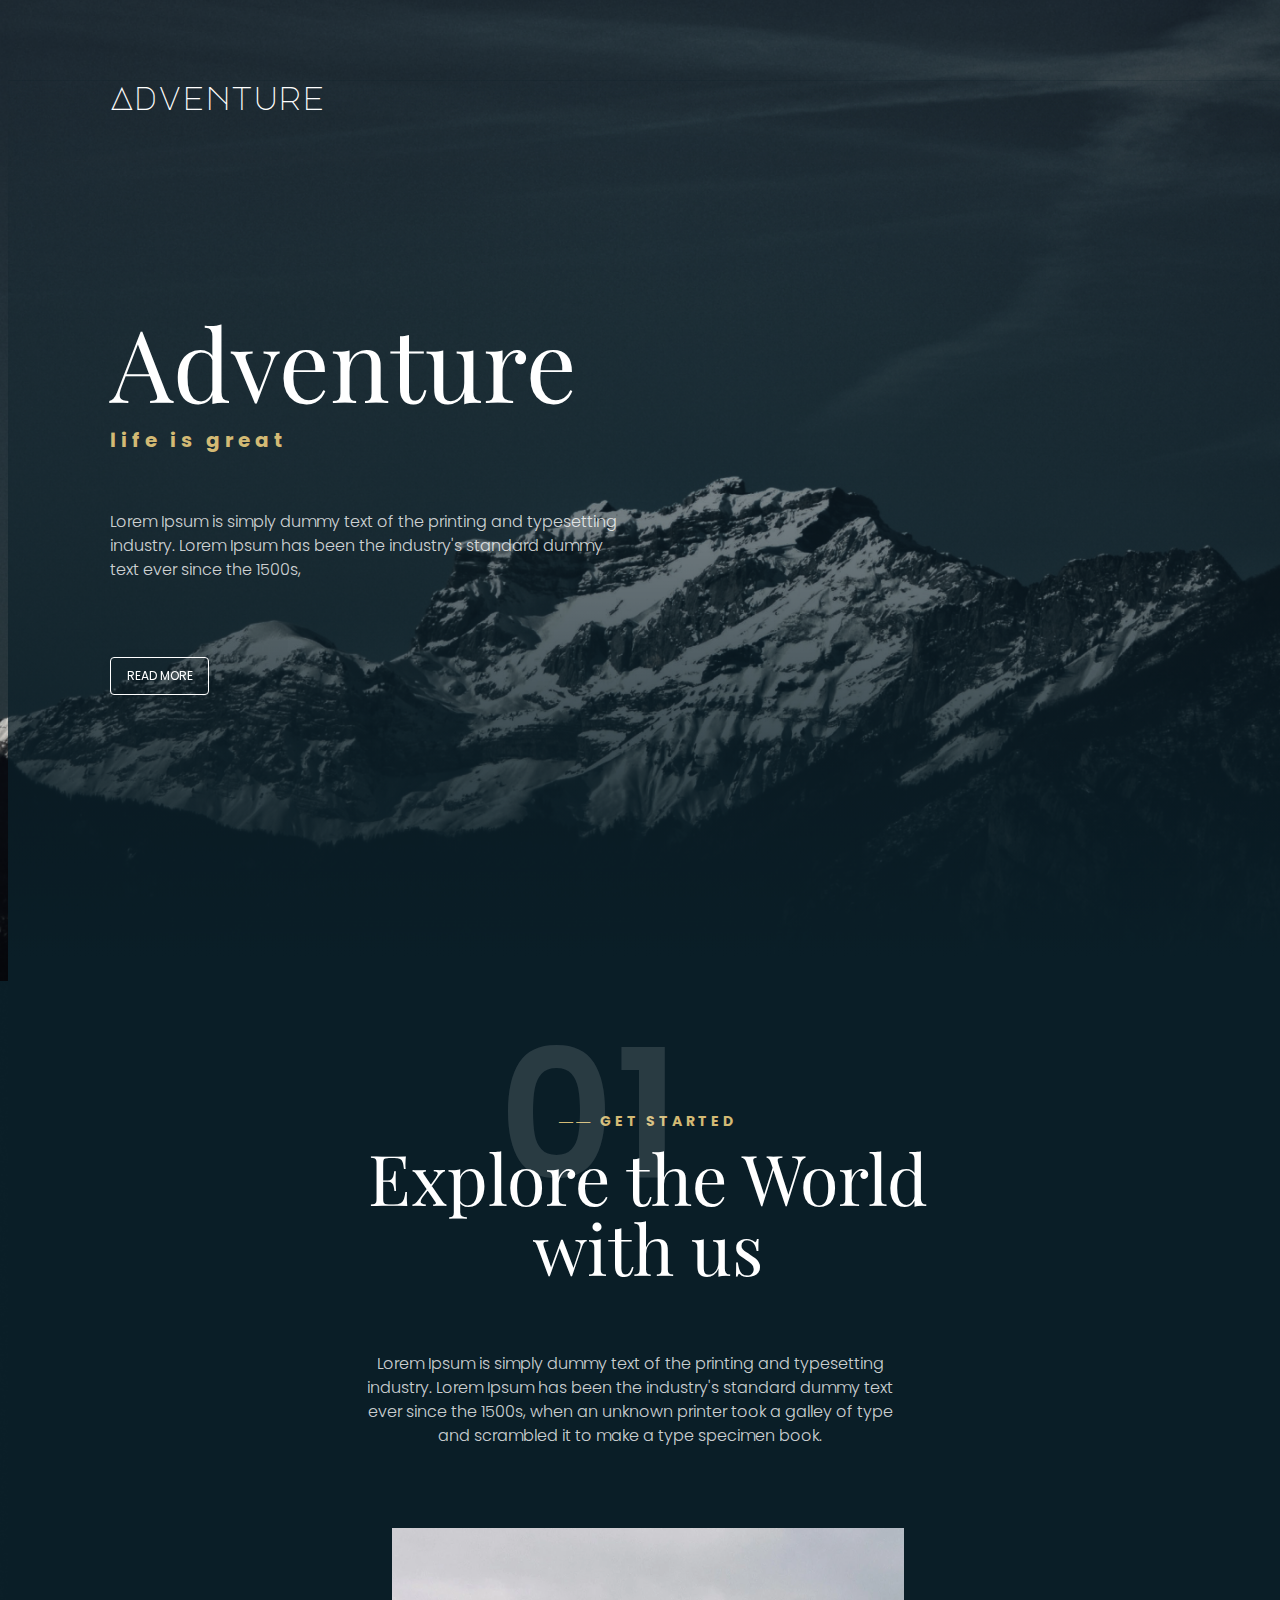
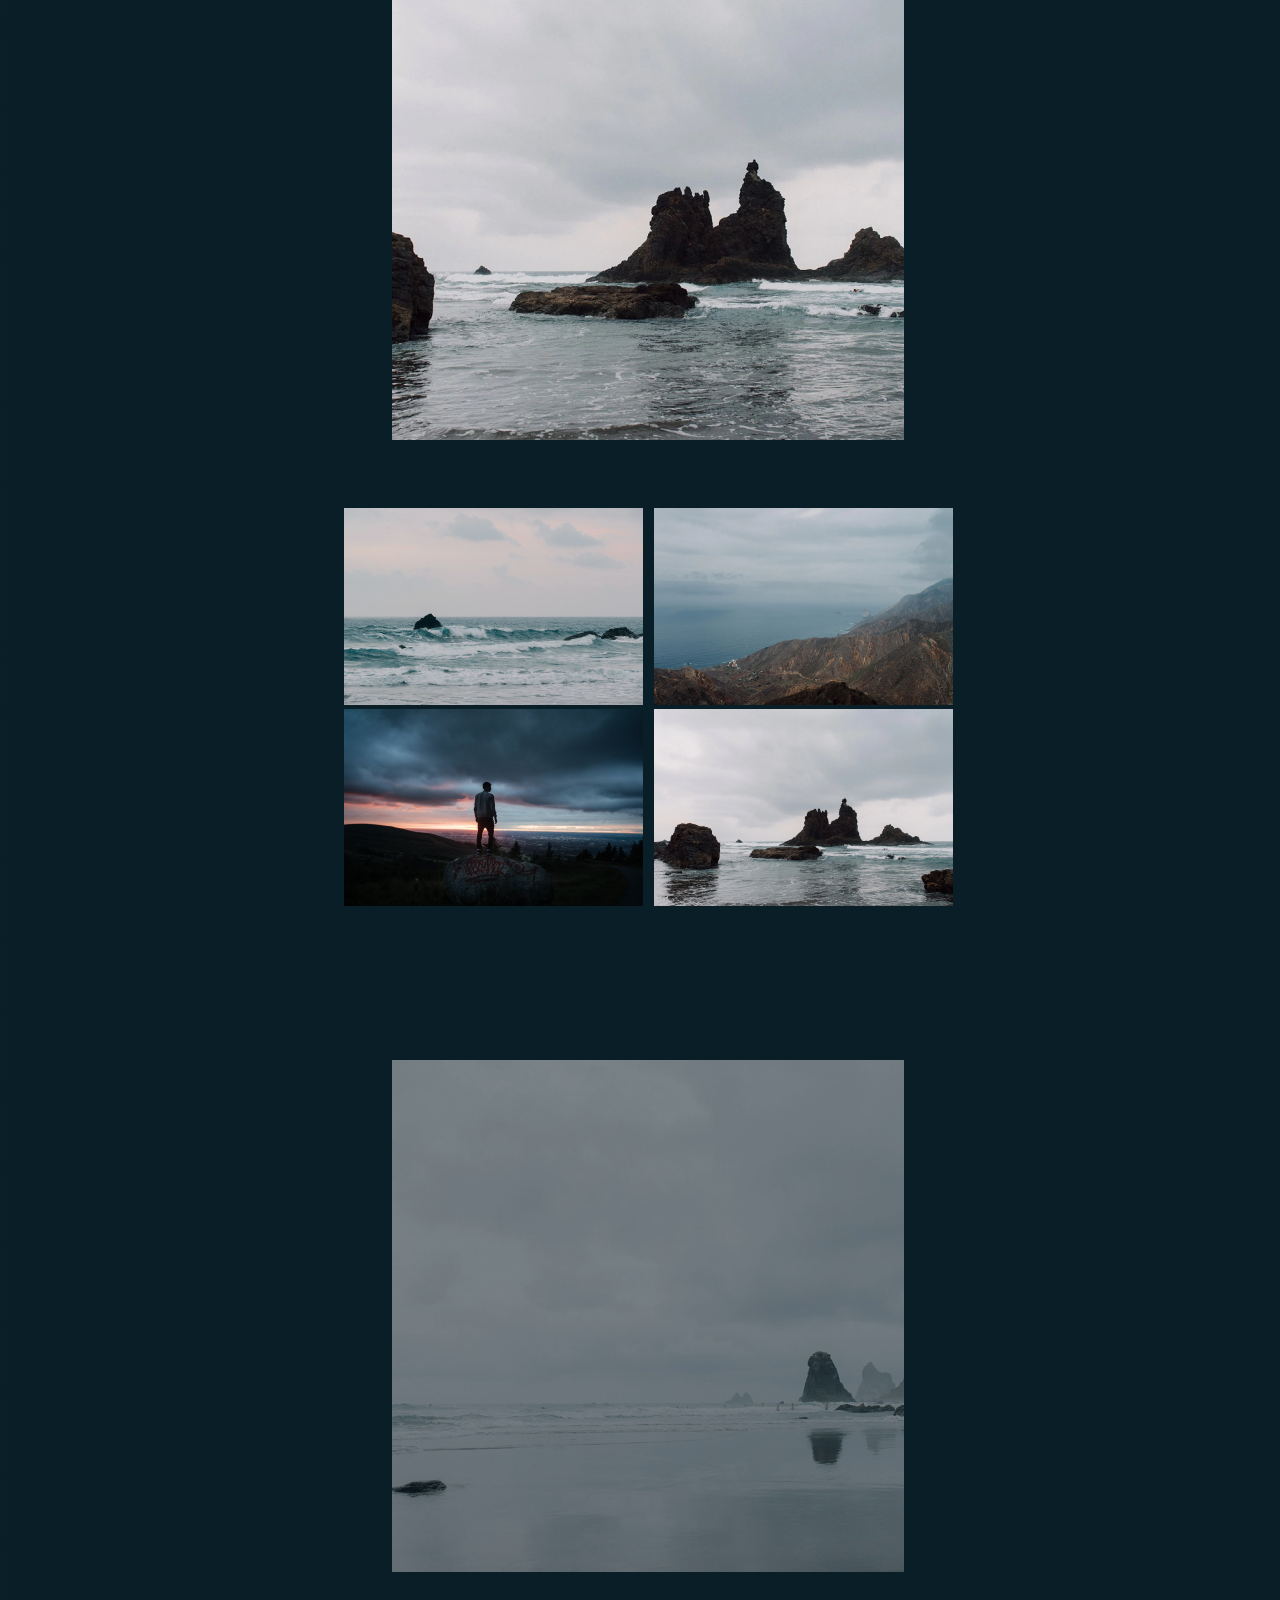
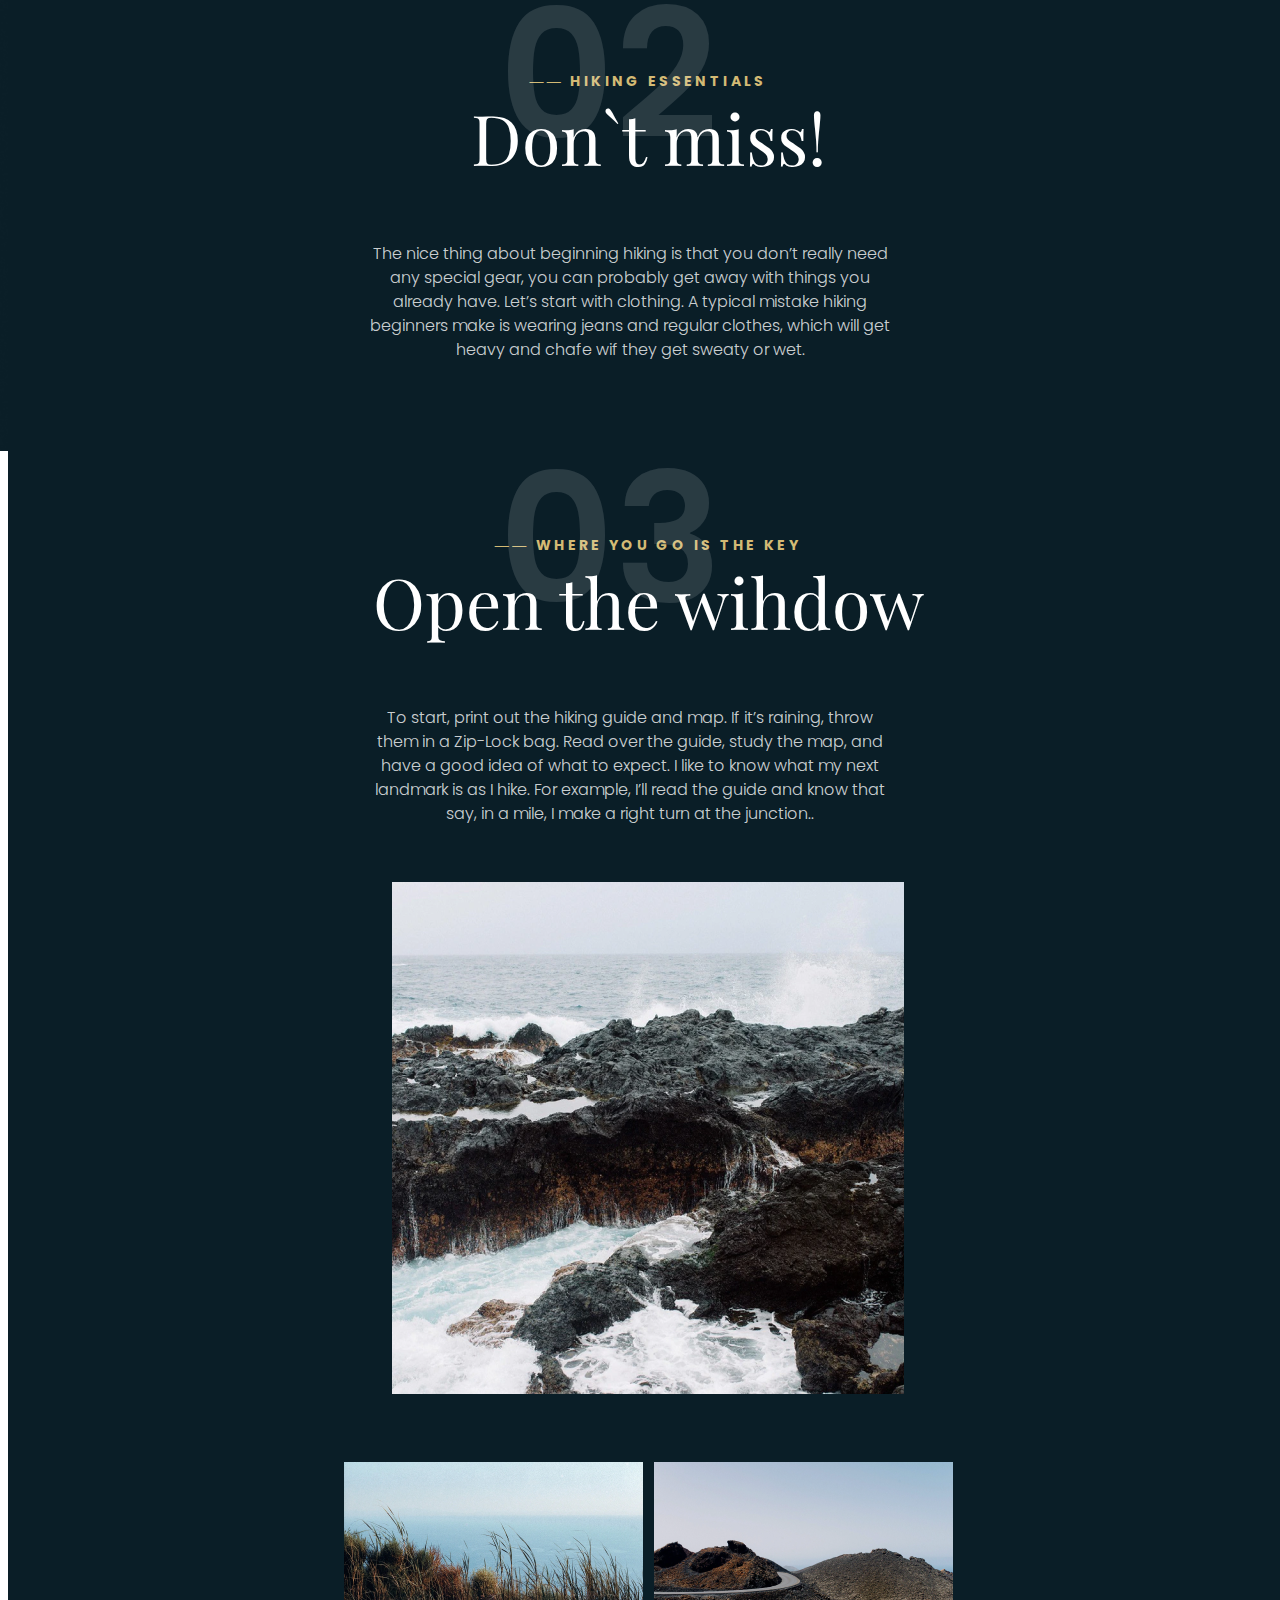
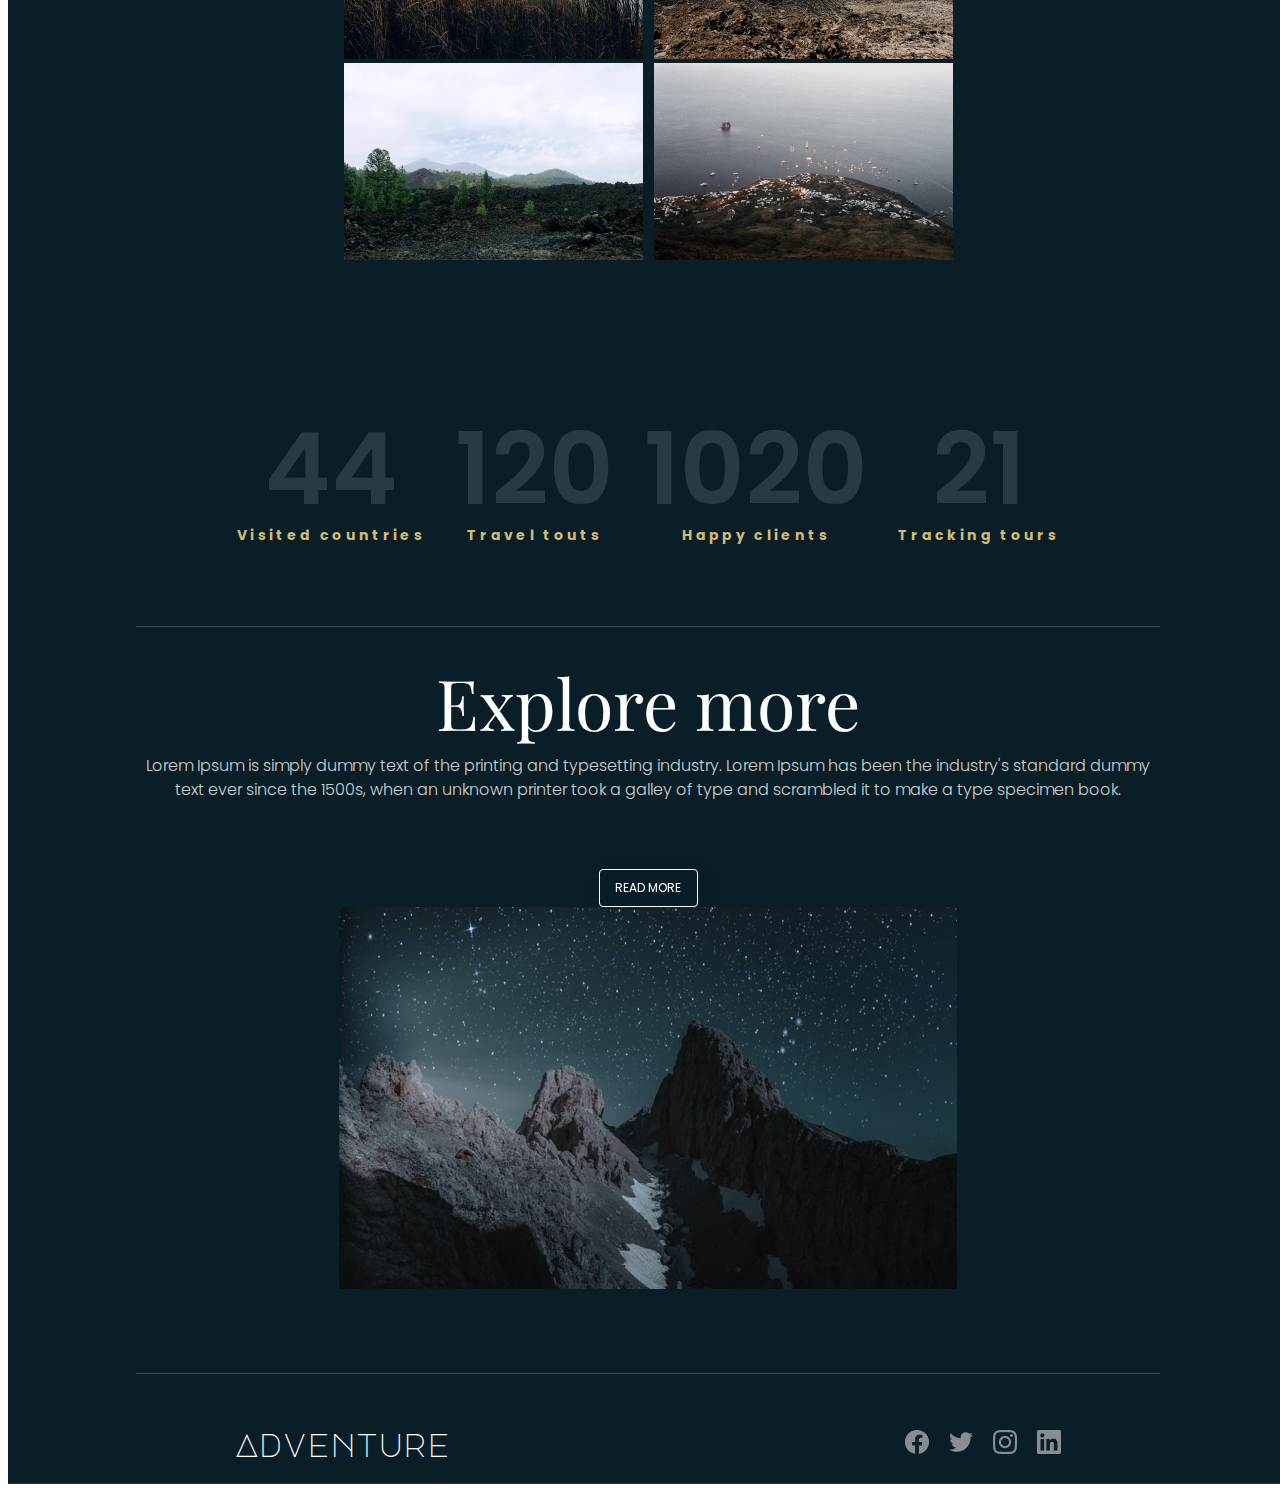
<file: final_homework/index.html>
<!DOCTYPE html>
<html lang="en">

<head>
    <meta charset="UTF-8">
    <meta http-equiv="X-UA-Compatible" content="IE=edge">
    <meta name="viewport" content="width=device-width, initial-scale=1.0">
    <title>FINAL HOMEWORK</title>
    <link rel="stylesheet" href="style.css">
    <link rel="preconnect" href="https://fonts.googleapis.com">
    <link rel="preconnect" href="https://fonts.gstatic.com" crossorigin>
    <link
        href="https://fonts.googleapis.com/css2?family=Major+Mono+Display&family=Playfair+Display:wght@400;700&family=Poppins:wght@300;400;600;700&display=swap"
        rel="stylesheet">
</head>

<body>
    <div class="gradient">
        <header>
            <div class="logo">Adventure</div><br>
            <div>
                <h1 class="header__main_text">Adventure</h1>
                <h5 class="header__little_main_text">life is great</h5>
                <p class="header__text">Lorem Ipsum is simply dummy text of the printing and typesetting industry. Lorem
                    Ipsum has been the industry's standard dummy text ever since the 1500s,</p>
                <button class="header__button">READ MORE</button>
            </div>
        </header>
        <section class="section_one">
            <div class="section_one__text_box">
                <h6 class="section_one__little_main_text">&#8213;&#8213; GET STARTED</h6>
                <h3 class="section_one__main_text">Explore
                    the World with us</h3>
                <p class="section_one__text">Lorem Ipsum is simply dummy text of the printing and typesetting industry.
                    Lorem Ipsum has been the
                    industry's standard dummy text ever since the 1500s, when an unknown printer took a galley of type
                    and scrambled it to make a type specimen book.</p>
            </div>
            <div><img class="fotos" src="img/section_one.png" alt=""></div>
            <div class="section_one__gallery">
                <div><img src="img/section_one_gallery_one.png" alt=""></div>
                <div><img src="img/section_one_gallery_two.png" alt=""></div>
                <div><img src="img/section_one_gallery_three.png" alt=""></div>
                <div><img src="img/section_one_gallery_four.png" alt=""></div>
            </div>
        </section>
        <section class="section_two">
            <div><img class="fotos" src="img/section_two.png" alt=""></div>
            <div class="section_two__text_box">
                <h6 class="section_two__little_main_text">&#8213;&#8213; HIKING ESSENTIALS</h6>
                <h3 class="section_two__main_text">Don`t miss!</h3>
                <p class="section_two__text">The nice thing about beginning hiking is that you don’t really need any
                    special gear, you can probably get away with things you already have.
                    Let’s start with clothing. A typical mistake hiking beginners make is wearing jeans and regular
                    clothes, which will get heavy and chafe wif they get sweaty or wet.</p>
            </div>

        </section>
        <section class="section_three">
            <div class="section_three__text_box">
                <h6 class="section_three__little_main_text">&#8213;&#8213; WHERE YOU GO IS THE KEY</h6>
                <h3 class="section_three__main_text">Open the wihdow</h3>
                <p class="section_three__text">To start, print out the hiking guide and map. If it’s raining, throw them
                    in a Zip-Lock bag. Read over the guide, study the map, and have a good idea of what to expect. I
                    like to know what my next landmark is as I hike. For example, I’ll read the guide and know that say,
                    in a mile, I make a right turn at the junction..</p>
            </div>
            <div><img class="fotos" src="img/section_three.png" alt=""></div>
            <div class="section_three__gallery">
                <div><img src="img/section_three_gallery_one.png" alt=""></div>
                <div><img src="img/section_three_gallery_two.png" alt=""></div>
                <div><img src="img/section_three_gallery_three.png" alt=""></div>
                <div><img src="img/section_three_gallery_four.png" alt=""></div>
            </div>
        </section>
        <section class="section_four">
            <div>
                <div class="section_four__numb">44</div>
                <div class="section_four__text">Visited countries</div>
            </div>
            <div>
                <div class="section_four__numb">120</div>
                <div class="section_four__text">Travel touts</div>
            </div>
            <div>
                <div class="section_four__numb">1020</div>
                <div class="section_four__text">Happy clients</div>
            </div>
            <div>
                <div class="section_four__numb">21</div>
                <div class="section_four__text">Tracking tours</div>
            </div>
        </section>
        <hr class="hr">
        <section class="section_five">
            <div>
                <h5 class="section_five__main_text">Explore more</h5>
                <p class="section_five_text">Lorem Ipsum is simply dummy text of the printing and typesetting industry.
                    Lorem Ipsum has been the industry's standard dummy text ever since the 1500s, when an unknown
                    printer took a galley of type and scrambled it to make a type specimen book.</p>
                <button class="header__button">READ MORE</button>
            </div>
            <div><img class="fotos" src="img/section_four.png" alt=""></div>
        </section>
        <hr class="hr">
        <footer>
            <div class="logo">Adventure</div>
            <div class="footer_social">
                <a href="https://uk-ua.facebook.com/"><img src="img/facebook.png" alt=""></a>
                <a href="https://twitter.com/?lang=ru"><img src="img/twitter.png" alt=""></a>
                <a href="https://www.instagram.com/"><img src="img/instagram.png" alt=""></a>
                <a href="https://ua.linkedin.com/"><img src="img/in.png" alt=""></a>
            </div>
        </footer>
    </div>
</body>

</html>
</file>
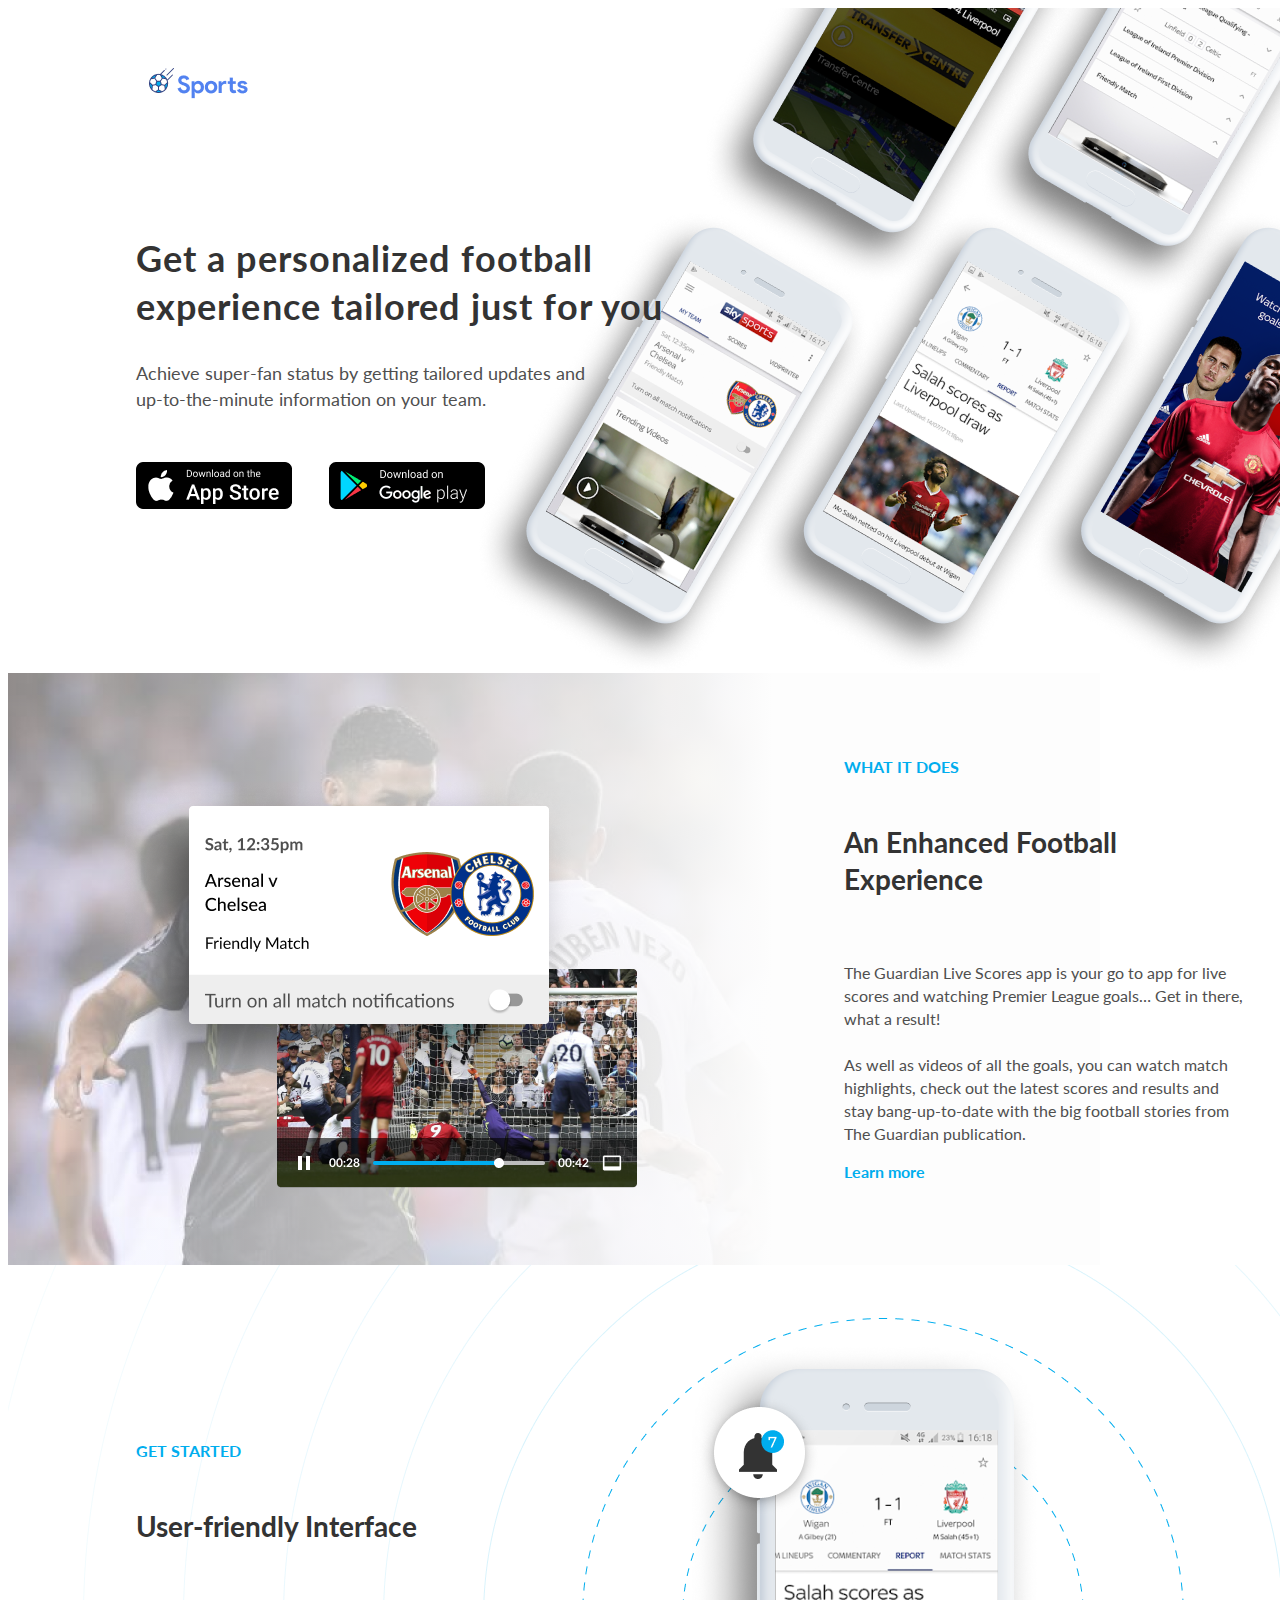
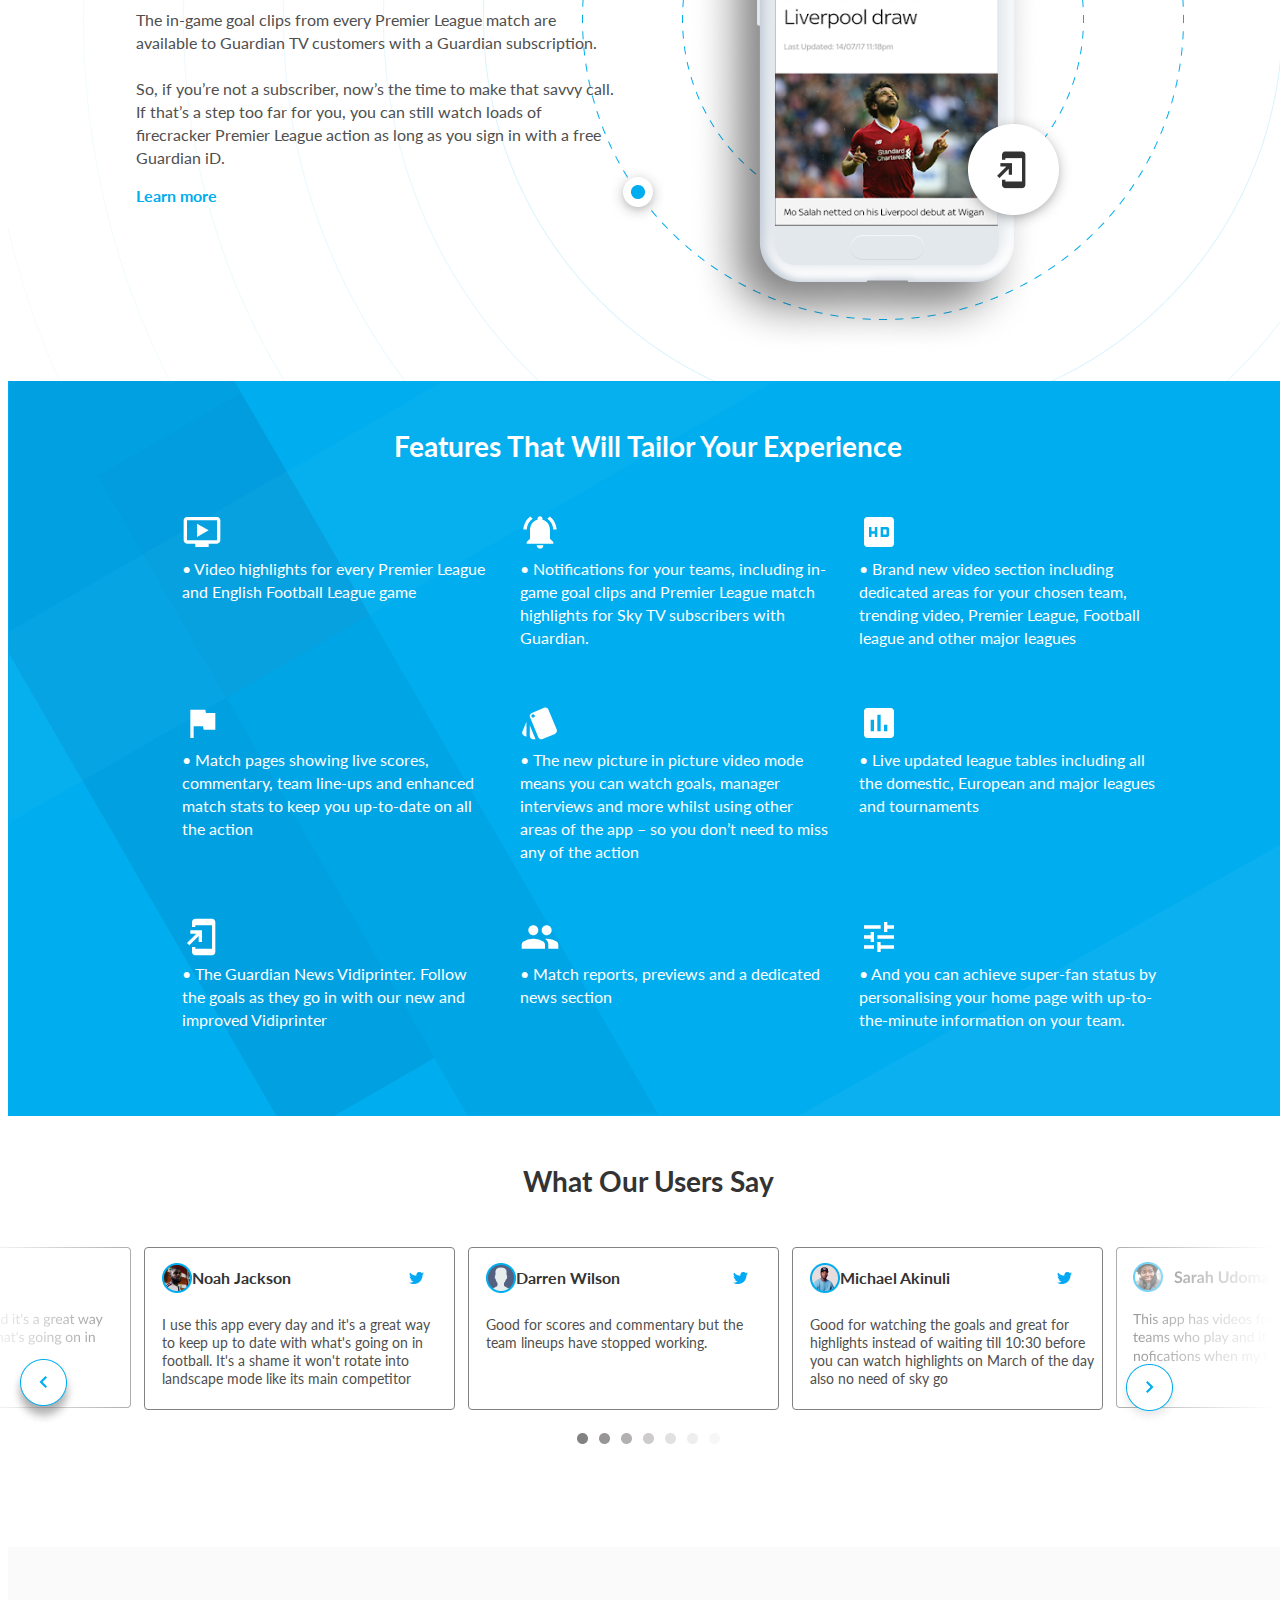
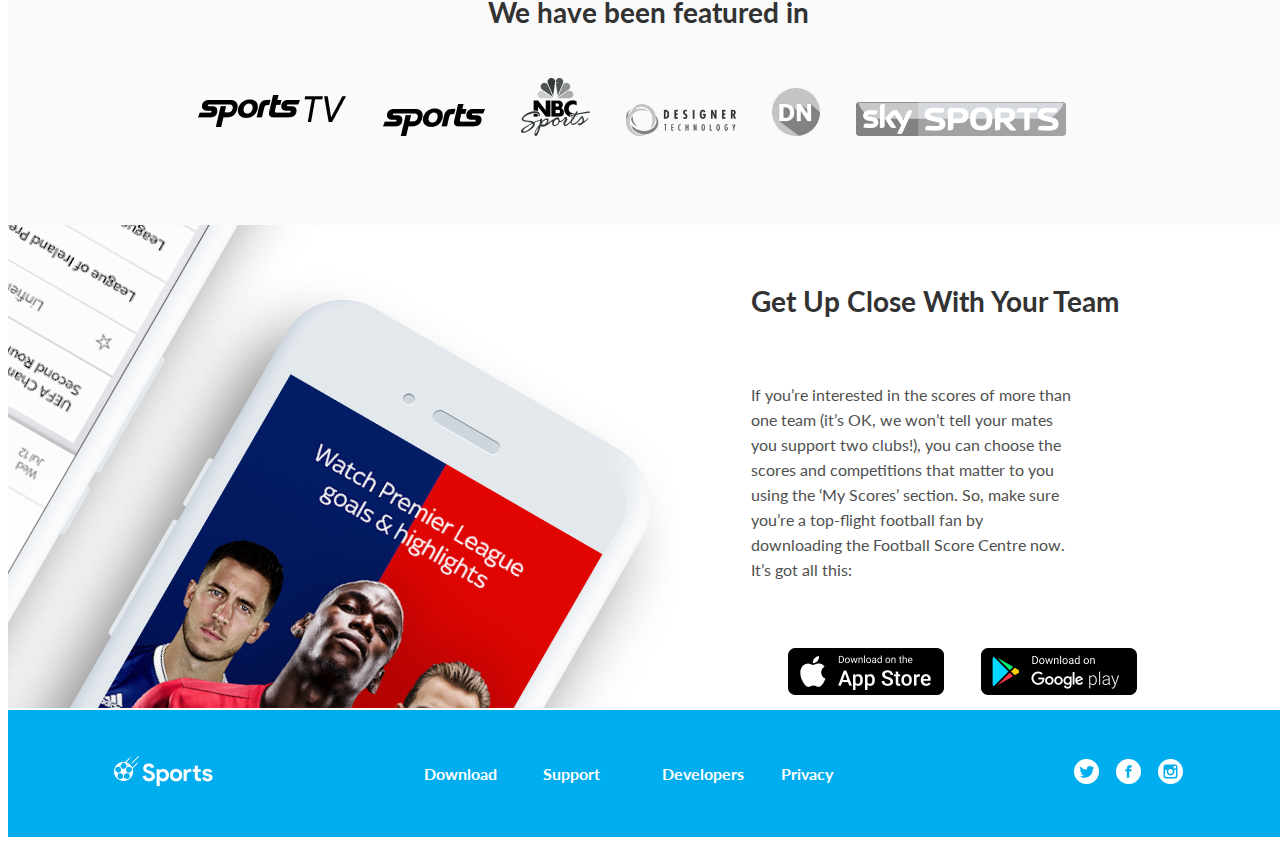
<file: hw 9/index.html>
<!DOCTYPE html>
<html lang="en">

<head>
    <meta charset="UTF-8">
    <meta http-equiv="X-UA-Compatible" content="IE=edge">
    <meta name="viewport" content="width=device-width, initial-scale=1.0">
    <link rel="preconnect" href="https://fonts.googleapis.com">
    <link rel="stylesheet" href="style.css">
    <link rel="preconnect" href="https://fonts.gstatic.com" crossorigin>
    <link href="https://fonts.googleapis.com/css2?family=Lato:wght@400;700&display=swap" rel="stylesheet">
    <title>HW9</title>
</head>

<body>
    <header class="header">
        <img class="logo_header" src="img/LOGO header.png" alt="logo">
        <h2 class="main_text_header">Get a personalized football experience tailored just for you</h2>
        <p class="text_header">Achieve super-fan status by getting tailored updates and up-to-the-minute
            information on your team.</p>
        <div class="links_heder"><a class="app_store_header" href="https://www.apple.com/ua/app-store/"><img
                    src="img/Apple Store.png" alt=""></a>
            <a class="google_play_header" href="https://play.google.com/store/games?hl=ru&gl=US"><img
                    src="img/Google Play.png" alt=""></a>
        </div>
    </header>
    <section class="section_one">
        <div class="seckion_one_block_one">
            <img class="img_one_section_one" src="img/section1 1.png" alt="1">
            <img class="img_two_section_one" src="img/section1 2.png" alt="">
        </div>
        <div class="section_one_block_two">
            <div class="what_section_one">WHAT IT DOES</div>
            <h5 class="main_text_section_one">An Enhanced Football Experience</h5>
            <p class="text_section_one">The Guardian Live Scores app is your go to app for live
                scores and watching Premier League goals… Get in there, what a result! <br>
                <br>
                As well as videos of all the goals, you can watch match
                highlights, check out the latest scores and results and stay
                bang-up-to-date with the big football stories from The
                Guardian publication.
            </p>
            <div class="learn_more_section_one">Learn more</div>
        </div>
    </section>
    <section class="section_two">
        <div class="backgr_section_two"></div>
        <div class="section_two_block">
            <div class="get_section_one">GET STARTED</div>
            <h5 class="main_text_section_two">User-friendly Interface</h5>
            <p class="text_section_two">The in-game goal clips from every Premier League match are
                available to Guardian TV customers with a Guardian subscription. <br>
                <br>
                So, if you’re not a subscriber, now’s the time to make that savvy call.
                If that’s a step too far for you, you can still watch loads of firecracker
                Premier League action as long as you sign in with a free Guardian iD.
            </p>
            <div class="learn_more_section_two">Learn more</div>
    </section>
    <section class="section_three">
        <h5 class="main_text_section_three">Features That Will Tailor Your Experience</h5>
        <div class="boxs_section_three">
            <div class="text_section_three"><svg class="svg" width="40" height="40" viewBox="0 0 40 40" fill="none"
                    xmlns="http://www.w3.org/2000/svg">
                    <path
                        d="M35.0003 5H5.00033C3.15033 5 1.66699 6.48333 1.66699 8.33333V28.3333C1.66699 30.1667 3.15033 31.6667 5.00033 31.6667H13.3337V35H26.667V31.6667H35.0003C36.8337 31.6667 38.317 30.1667 38.317 28.3333L38.3337 8.33333C38.3337 6.48333 36.8337 5 35.0003 5ZM35.0003 28.3333H5.00033V8.33333H35.0003V28.3333ZM26.667 18.3333L15.0003 25V11.6667L26.667 18.3333Z"
                        fill="white" />
                </svg><br>
                • Video highlights for every Premier League and English Football League game</div>
            <div class="text_section_three"><svg class="svg" width="40" height="40" viewBox="0 0 40 40" fill="none"
                    xmlns="http://www.w3.org/2000/svg">
                    <path
                        d="M12.6338 6.80008L10.2505 4.41675C6.25046 7.46675 3.61712 12.1667 3.38379 17.5001H6.71712C6.96712 13.0834 9.23379 9.21675 12.6338 6.80008V6.80008ZM33.2838 17.5001H36.6171C36.3671 12.1667 33.7338 7.46675 29.7505 4.41675L27.3838 6.80008C30.7505 9.21675 33.0338 13.0834 33.2838 17.5001ZM30.0005 18.3334C30.0005 13.2167 27.2671 8.93341 22.5005 7.80008V6.66675C22.5005 5.28341 21.3838 4.16675 20.0005 4.16675C18.6171 4.16675 17.5005 5.28341 17.5005 6.66675V7.80008C12.7171 8.93341 10.0005 13.2001 10.0005 18.3334V26.6667L6.66712 30.0001V31.6667H33.3338V30.0001L30.0005 26.6667V18.3334ZM20.0005 36.6667C20.2338 36.6667 20.4505 36.6501 20.6671 36.6001C21.7505 36.3667 22.6338 35.6334 23.0671 34.6334C23.2338 34.2334 23.3171 33.8001 23.3171 33.3334H16.6505C16.6671 35.1667 18.1505 36.6667 20.0005 36.6667Z"
                        fill="white" />
                </svg>
                <br>
                • Notifications for your teams, including in-game goal clips and Premier League
                match highlights for Sky TV subscribers with Guardian.
            </div>
            <div class="text_section_three"><svg class="svg" width="40" height="40" viewBox="0 0 40 40" fill="none"
                    xmlns="http://www.w3.org/2000/svg">
                    <path
                        d="M31.6667 5H8.33333C6.48333 5 5 6.5 5 8.33333V31.6667C5 33.5 6.48333 35 8.33333 35H31.6667C33.5 35 35 33.5 35 31.6667V8.33333C35 6.5 33.5 5 31.6667 5ZM18.3333 25H15.8333V21.6667H12.5V25H10V15H12.5V19.1667H15.8333V15H18.3333V25ZM21.6667 15H28.3333C29.25 15 30 15.75 30 16.6667V23.3333C30 24.25 29.25 25 28.3333 25H21.6667V15ZM24.1667 22.5H27.5V17.5H24.1667V22.5Z"
                        fill="white" />
                </svg><br>
                • Brand new video section including dedicated areas for your chosen team, trending video,
                Premier League, Football league and other major leagues</div>
            <div class="text_section_three"><svg class="svg" width="40" height="40" viewBox="0 0 40 40" fill="none"
                    xmlns="http://www.w3.org/2000/svg">
                    <path
                        d="M23.9997 10.0001L23.333 6.66675H8.33301V35.0001H11.6663V23.3334H20.9997L21.6663 26.6667H33.333V10.0001H23.9997Z"
                        fill="white" />
                </svg><br>
                • Match pages showing live scores, commentary, team line-ups and enhanced
                match stats to keep you up-to-date on all the action</div>
            <div class="text_section_three"><svg class="svg" width="40" height="40" viewBox="0 0 40 40" fill="none"
                    xmlns="http://www.w3.org/2000/svg">
                    <path
                        d="M4.21642 32.7499L6.44976 33.6833V18.6333L2.39976 28.3999C1.71643 30.0999 2.53309 32.0499 4.21642 32.7499ZM36.7164 26.5833L28.4498 6.63325C27.9331 5.38325 26.7164 4.61659 25.4331 4.58325C24.9998 4.58325 24.5498 4.64992 24.1164 4.83325L11.8331 9.91658C10.5831 10.4333 9.81642 11.6333 9.78309 12.9166C9.76642 13.3666 9.84976 13.8166 10.0331 14.2499L18.2998 34.1999C18.8164 35.4666 20.0498 36.2333 21.3498 36.2499C21.7831 36.2499 22.2164 36.1666 22.6331 35.9999L34.8998 30.9166C36.5998 30.2166 37.4164 28.2666 36.7164 26.5833ZM13.1331 14.5833C12.2164 14.5833 11.4664 13.8333 11.4664 12.9166C11.4664 11.9999 12.2164 11.2499 13.1331 11.2499C14.0498 11.2499 14.7998 11.9999 14.7998 12.9166C14.7998 13.8333 14.0498 14.5833 13.1331 14.5833ZM9.79976 32.9166C9.79976 34.7499 11.2998 36.2499 13.1331 36.2499H15.5498L9.79976 22.3499V32.9166Z"
                        fill="white" />
                </svg><br>
                • The new picture in picture video mode means you can watch goals, manager interviews and
                more whilst using other areas of the app – so you don’t need to miss any of the action</div>
            <div class="text_section_three"><svg class="svg" width="40" height="40" viewBox="0 0 40 40" fill="none"
                    xmlns="http://www.w3.org/2000/svg">
                    <path
                        d="M31.6667 5H8.33333C6.5 5 5 6.5 5 8.33333V31.6667C5 33.5 6.5 35 8.33333 35H31.6667C33.5 35 35 33.5 35 31.6667V8.33333C35 6.5 33.5 5 31.6667 5ZM15 28.3333H11.6667V16.6667H15V28.3333ZM21.6667 28.3333H18.3333V11.6667H21.6667V28.3333ZM28.3333 28.3333H25V21.6667H28.3333V28.3333Z"
                        fill="white" />
                </svg><br>
                • Live updated league tables including all the domestic, European and major leagues and tournaments
            </div>
            <div class="text_section_three"><svg class="svg" width="40" height="40" viewBox="0 0 40 40" fill="none"
                    xmlns="http://www.w3.org/2000/svg">
                    <path
                        d="M30 1.68341L13.3333 1.66675C11.5 1.66675 10 3.16675 10 5.00008V10.0001H13.3333V8.33342H30V31.6667H13.3333V30.0001H10V35.0001C10 36.8334 11.5 38.3334 13.3333 38.3334H30C31.8333 38.3334 33.3333 36.8334 33.3333 35.0001V5.00008C33.3333 3.16675 31.8333 1.68341 30 1.68341ZM16.6667 25.0001H20V13.3334H8.33333V16.6667H14.3167L5 25.9834L7.35 28.3334L16.6667 19.0167V25.0001Z"
                        fill="white" />
                </svg><br>
                • The Guardian News Vidiprinter. Follow the goals as they go in with our new and improved Vidiprinter
            </div>
            <div class="text_section_three"><svg class="svg" width="40" height="40" viewBox="0 0 40 40" fill="none"
                    xmlns="http://www.w3.org/2000/svg">
                    <path
                        d="M26.667 18.3333C29.4337 18.3333 31.6503 16.0999 31.6503 13.3333C31.6503 10.5666 29.4337 8.33325 26.667 8.33325C23.9003 8.33325 21.667 10.5666 21.667 13.3333C21.667 16.0999 23.9003 18.3333 26.667 18.3333ZM13.3337 18.3333C16.1003 18.3333 18.317 16.0999 18.317 13.3333C18.317 10.5666 16.1003 8.33325 13.3337 8.33325C10.567 8.33325 8.33366 10.5666 8.33366 13.3333C8.33366 16.0999 10.567 18.3333 13.3337 18.3333ZM13.3337 21.6666C9.45033 21.6666 1.66699 23.6166 1.66699 27.4999V31.6666H25.0003V27.4999C25.0003 23.6166 17.217 21.6666 13.3337 21.6666ZM26.667 21.6666C26.1837 21.6666 25.6337 21.6999 25.0503 21.7499C26.9837 23.1499 28.3337 25.0333 28.3337 27.4999V31.6666H38.3337V27.4999C38.3337 23.6166 30.5503 21.6666 26.667 21.6666Z"
                        fill="white" />
                </svg><br>
                • Match reports, previews and a dedicated news section</div>
            <div class="text_section_three"><svg class="svg" width="40" height="40" viewBox="0 0 40 40" fill="none"
                    xmlns="http://www.w3.org/2000/svg">
                    <path
                        d="M5 28.3333V31.6667H15V28.3333H5ZM5 8.33333V11.6667H21.6667V8.33333H5ZM21.6667 35V31.6667H35V28.3333H21.6667V25H18.3333V35H21.6667ZM11.6667 15V18.3333H5V21.6667H11.6667V25H15V15H11.6667ZM35 21.6667V18.3333H18.3333V21.6667H35ZM25 15H28.3333V11.6667H35V8.33333H28.3333V5H25V15Z"
                        fill="white" />
                </svg><br>
                • And you can achieve super-fan status by personalising your home
                page with up-to-the-minute information on your team.</div>
        </div>
    </section>
    <section class="section_four">
        <h5 class="main_text_section_four">What Our Users Say</h5>
        <div class="blocks_section_four">
            <div><img src="img/blok1 section 4.png" alt="">
                <img class="left_section_four" src="img/left section 4.png" alt="">
            </div>
            <div class="box_section_four">
                <div class="main_box_text_section_four">
                    <div class="name_section_four">
                        <img src="img/section 4 noah.png" alt=""> Noah Jackson
                    </div> <img class="twitter_section_four" src="img/twitter section 4.png" alt="">
                </div>
                <div class="text_section_four">I use this app every day and it's a great way <br>
                    to keep up to date with what's going on in <br>
                    football. It's a shame it won't rotate into <br>
                    landscape mode like its main competitor</div>
            </div>
            <div class="box_section_four">
                <div class="main_box_text_section_four">
                    <div class="name_section_four">
                        <img src="img/section 4 darren.png" alt=""> Darren Wilson
                    </div> <img class="twitter_section_four" src="img/twitter section 4.png" alt="">
                </div>
                <div class="text_section_four">Good for scores and commentary but the <br>
                    team lineups have stopped working. </div>
            </div>
            <div class="box_section_four">
                <div class="main_box_text_section_four">
                    <div class="name_section_four">
                        <img src="img/section 4 michael.png" alt=""> Michael Akinuli
                    </div> <img class="twitter_section_four" src="img/twitter section 4.png" alt="">
                </div>
                <div class="text_section_four">Good for watching the goals and great for <br>
                    highlights instead of waiting till 10:30 before <br>
                    you can watch highlights on March of the day <br>
                    also no need of sky go</div>
            </div>
            <div><img src="img/blok2 section 4.png" alt="">
                <img class="right_section_four" src="img/right section 4.png" alt="">
            </div>
        </div>

        <div><img src="img/section 4 down.png" alt=""></div>
    </section>
    <section class="section_five">
        <h5 class="main_text_section_five">We have been featured in</h5>
        <div class="logos_section_five">
            <img class="logo_section_five" src="img/section 5 sportstv.png" alt="">
            <img class="logo_section_five" src="img/section5 sports.png" alt="">
            <img class="logo_section_five" src="img/section 5 nbc.png" alt="">
            <img class="logo_section_five" src="img/section 5 designer.png" alt="">
            <img class="logo_section_five" src="img/section 5designer-news.png" alt="">
            <img class="logo_section_five" src="img/section 5sky-sports.png" alt="">
        </div>
    </section>
    <section class="section_six">
        <div class="backgr_section_six"></div>
        <div class="text_block_section_six">
            <h5 class="main_text_section_six">Get Up Close With Your Team</h5>
            <p class="text_section_six">If you’re interested in the scores of more than one team (it’s OK, we won’t
                tell your mates you support two clubs!), you can choose the scores and
                competitions that matter to you using the ‘My Scores’ section. So, make sure
                you’re a top-flight football fan by downloading the Football Score Centre
                now. It’s got all this:</p>
            <div class="links_heder"><a class="app_store_header" href="https://www.apple.com/ua/app-store/"><img
                        src="img/Apple Store.png" alt=""></a>
                <a class="google_play_header" href="https://play.google.com/store/games?hl=ru&gl=US"><img
                        src="img/Google Play.png" alt=""></a>
            </div>
    </section>
    <footer>
        <div><img src="img/logo footer.png" alt=""></div>
        <div class="links_footer">
            <div>Download</div>
            <div>Support</div>
            <div>Developers</div>
            <div>Privacy</div>
        </div>
        <div class="social_footer">
            <div><a href="https://twitter.com/?lang=ru"><img src="img/twitter footer.png" alt=""></a></div>
            <div><a href="https://uk-ua.facebook.com/"><img src="img/facebook footer.png" alt=""></a></div>
            <div><a href="https://www.instagram.com/"><img src="img/instagram footer.png" alt=""></a></div>
        </div>
    </footer>

</body>

</html>
</file>
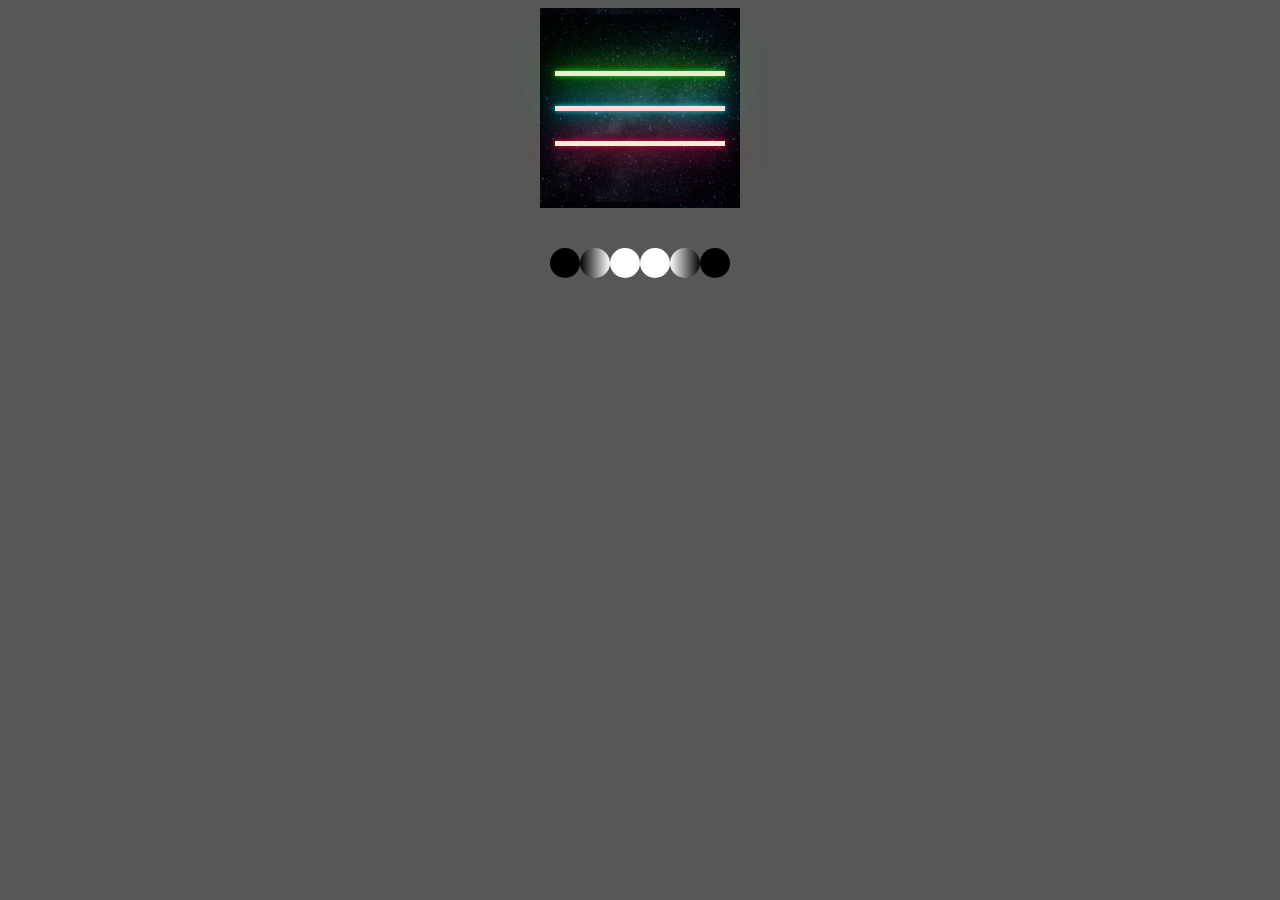
<file: hw10/index.html>
<!DOCTYPE html>
<html lang="en">
<head>
    <meta charset="UTF-8">
    <meta http-equiv="X-UA-Compatible" content="IE=edge">
    <meta name="viewport" content="width=device-width, initial-scale=1.0">
    <link rel="stylesheet" href="style.css">
    <title>HW10</title>
</head>
<body>
    <section class="section_one">
        <div class="sword_one"></div>
        <div class="two_and_three"><div class="sword_two"></div>
        <div class="sword_three"></div></div>
    </section>


    <section class="balls">
        <biv class="ball_one"> </biv>
        <biv class="ball_two"> </biv>
        <biv class="ball_three"> </biv>
        <biv class="ball_four"> </biv>
        <biv class="ball_five"> </biv>
        <biv class="ball_six"> </biv>
    </section>
</body>
</html>
</file>
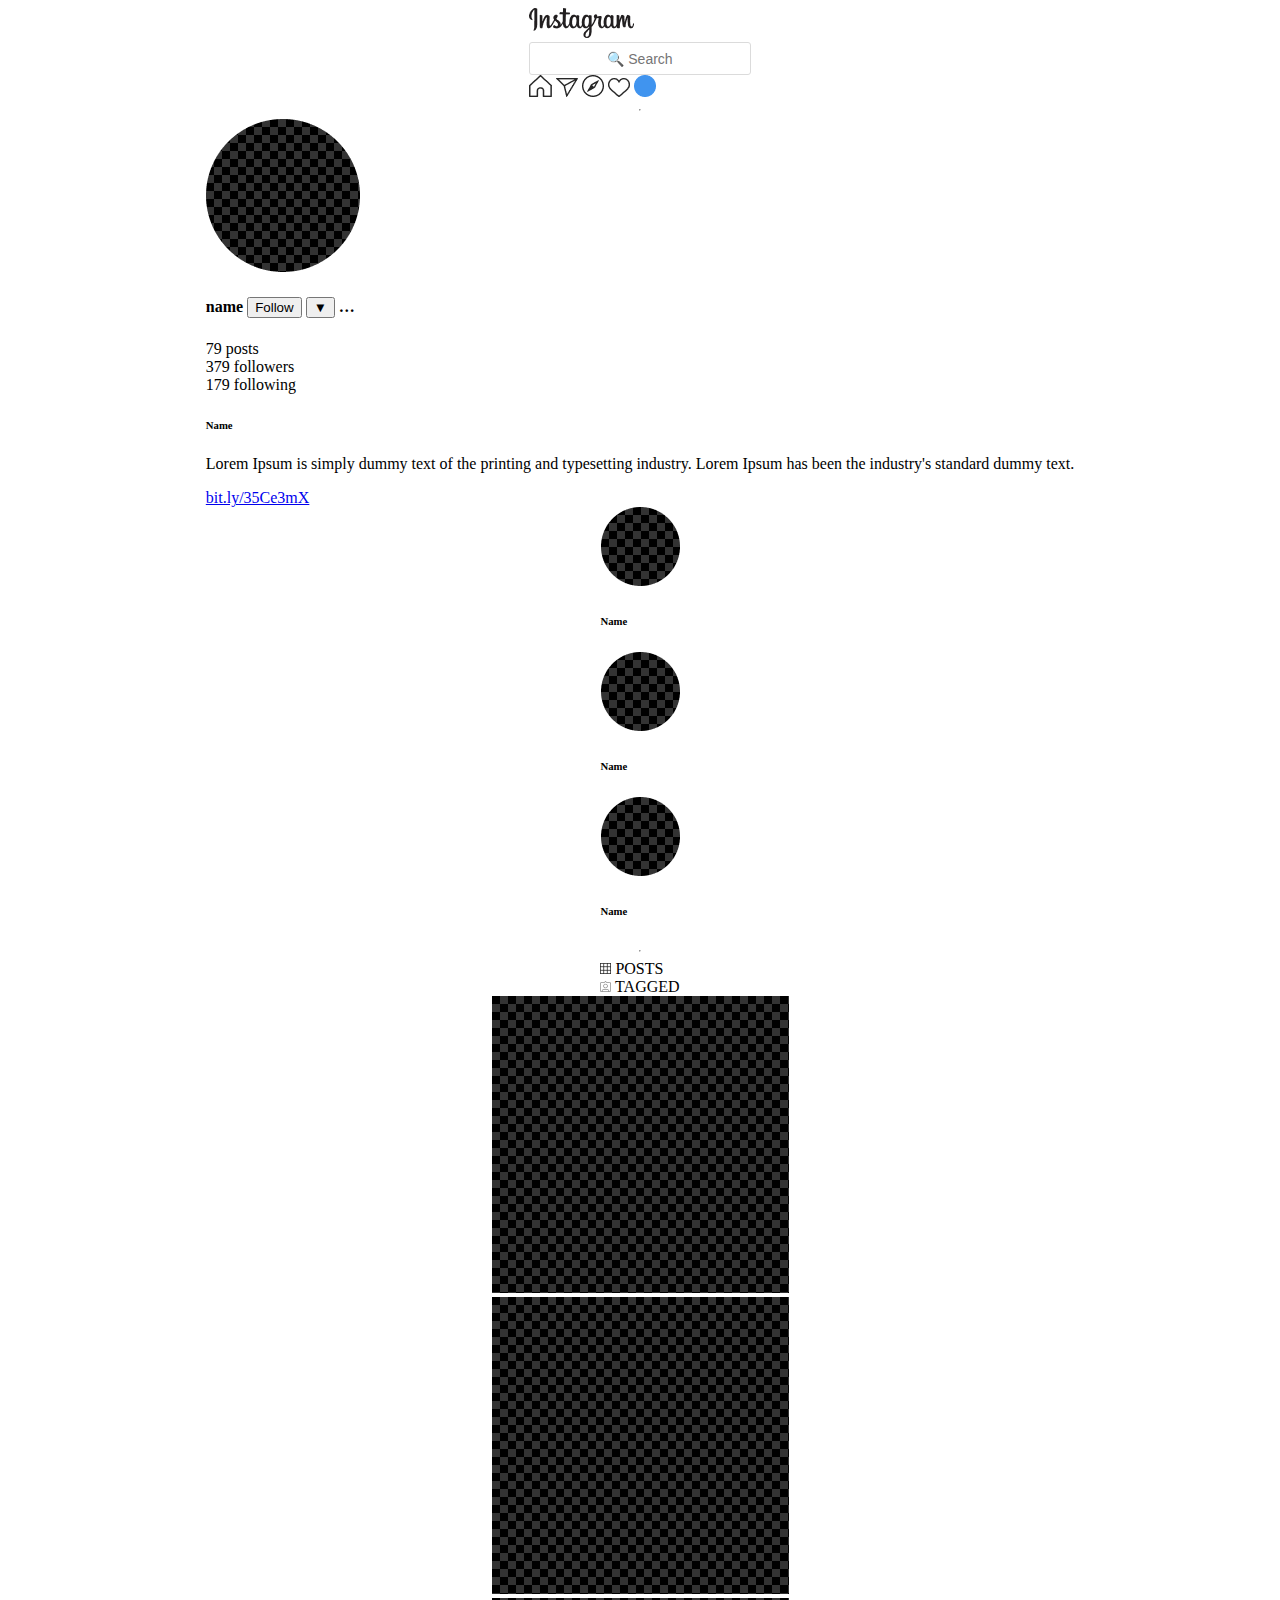
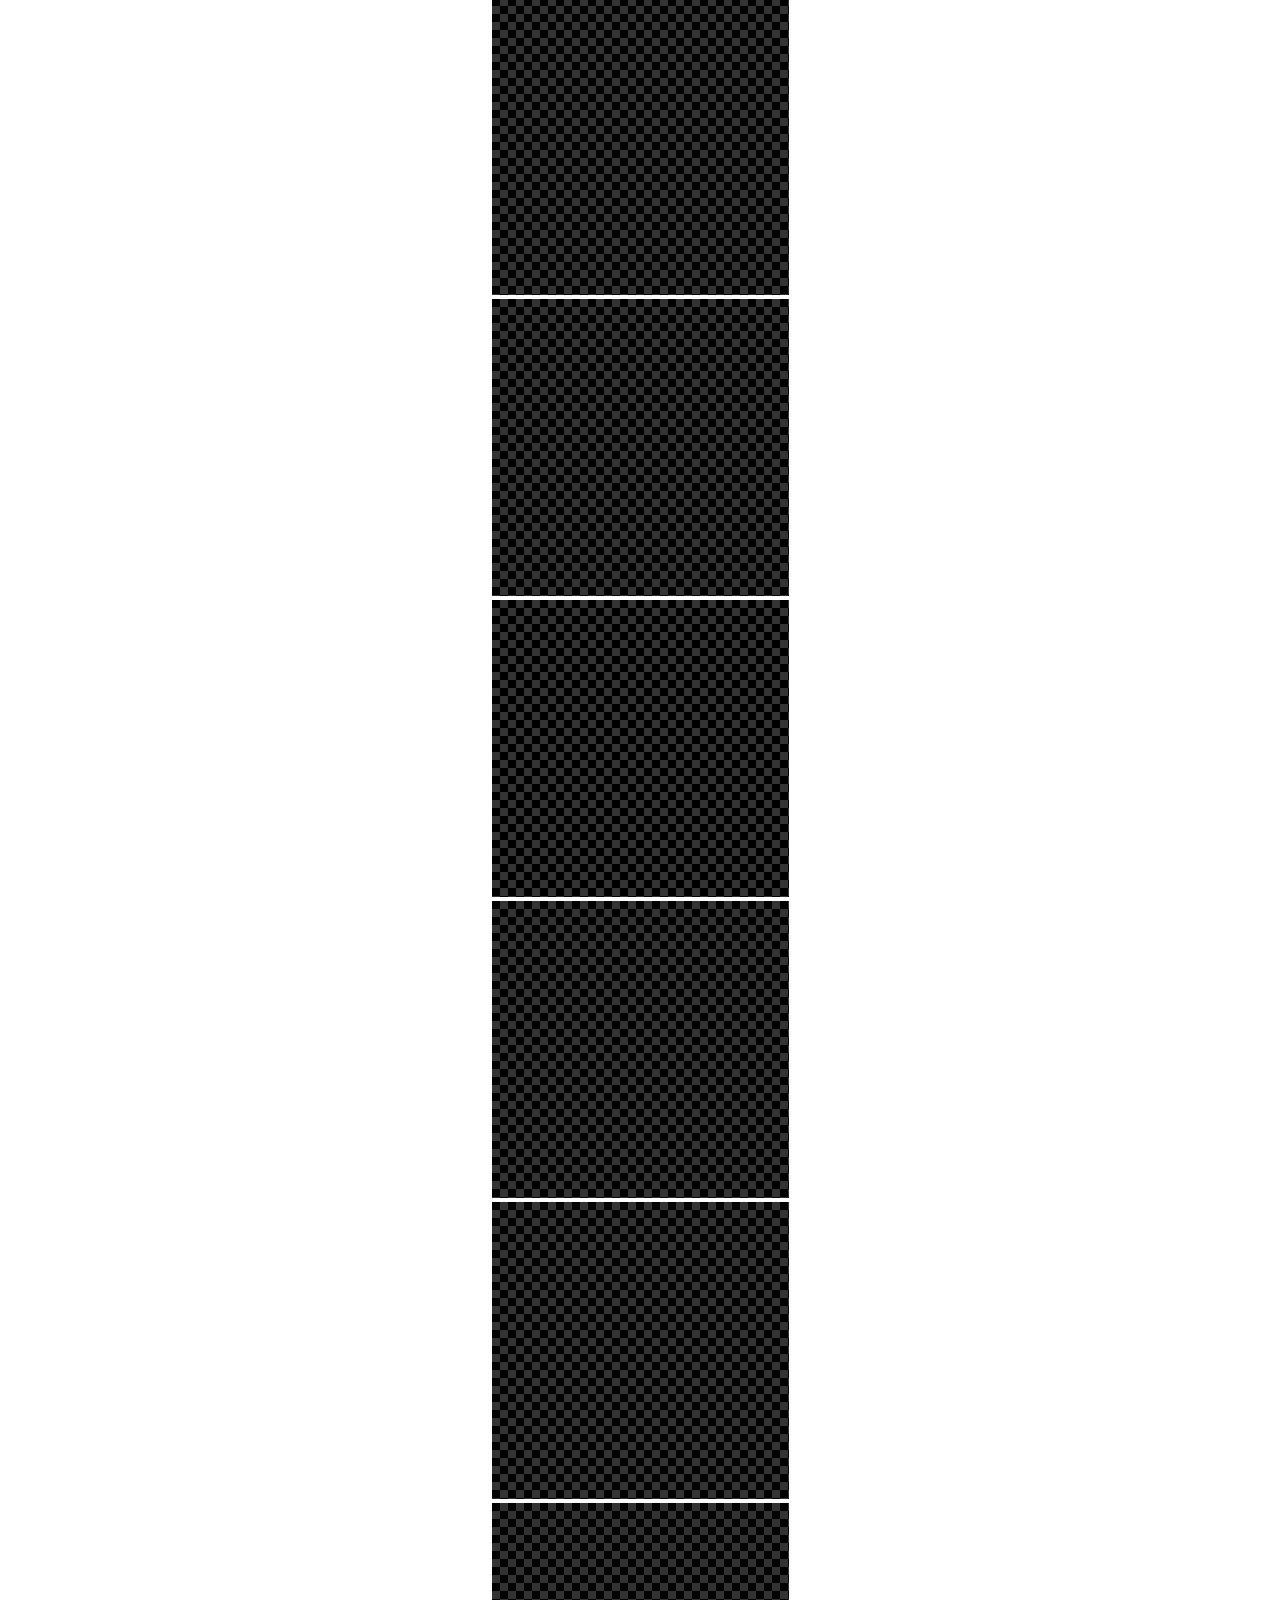
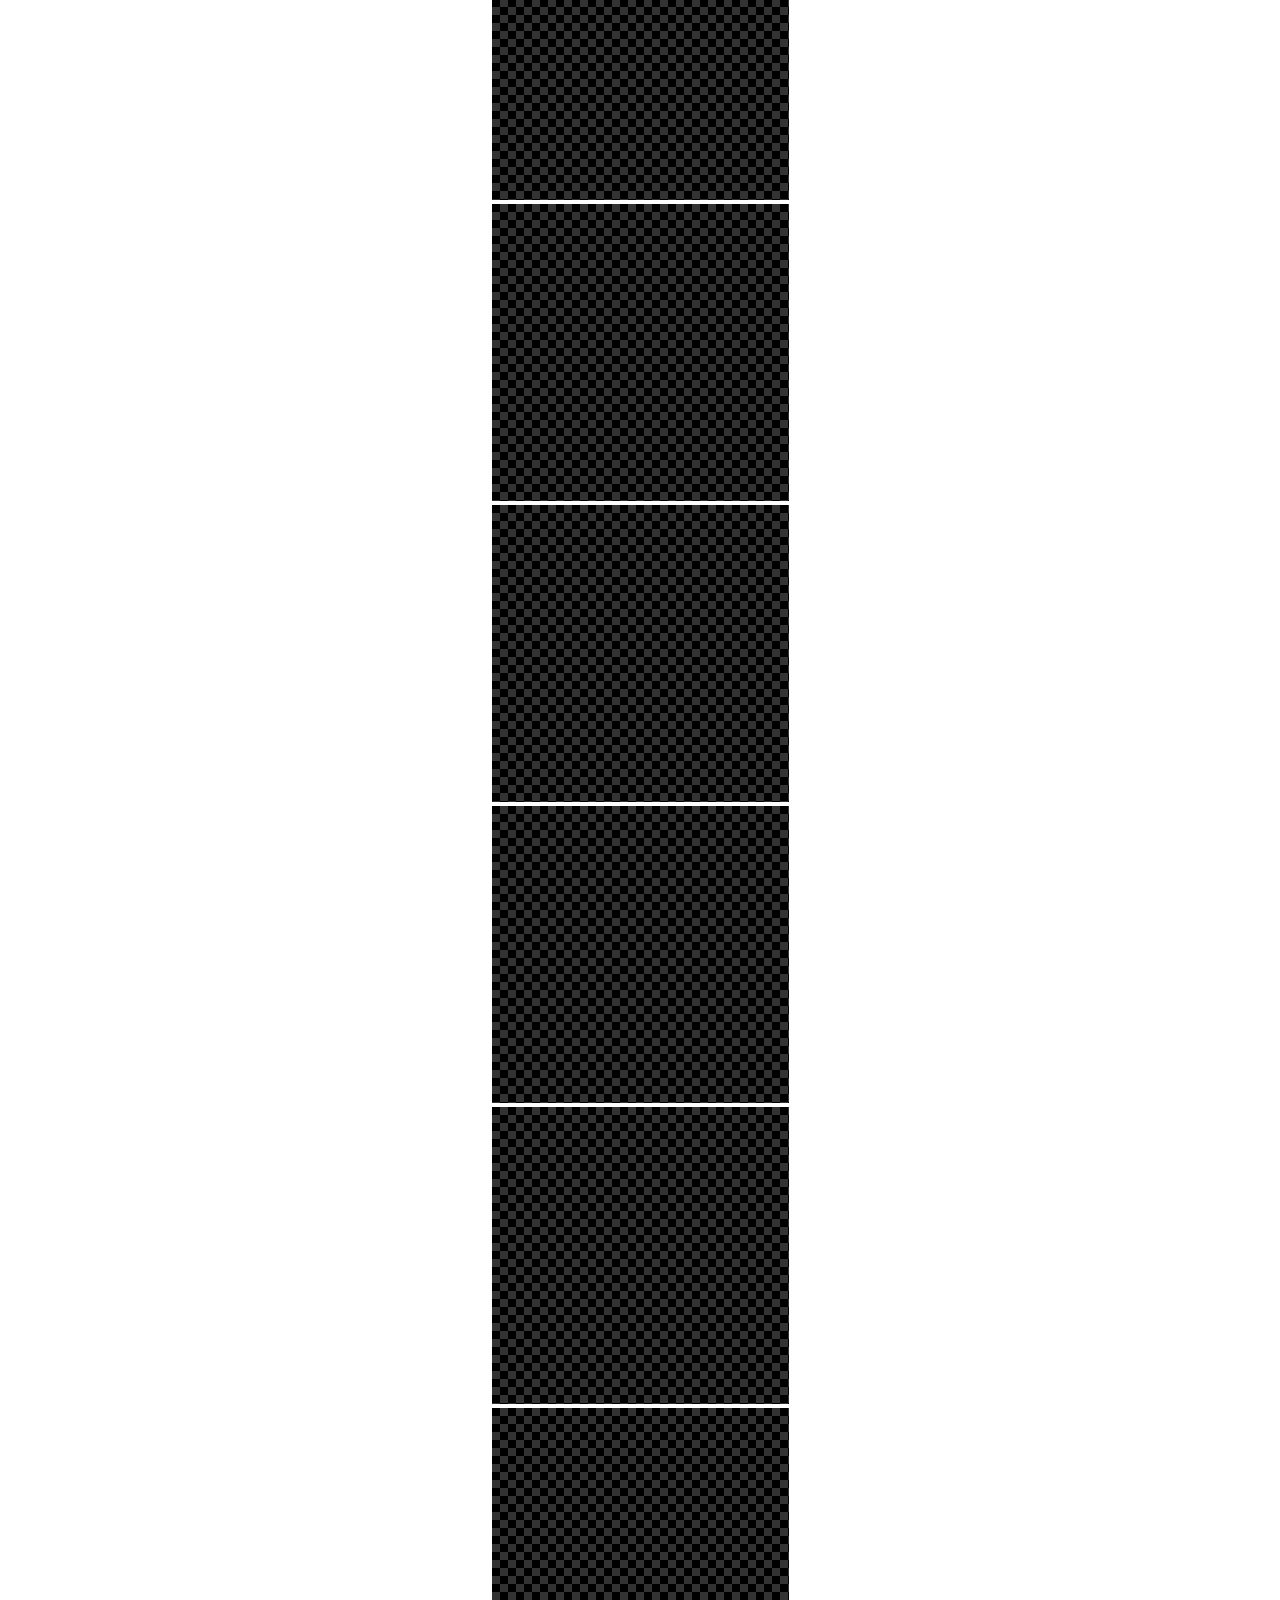
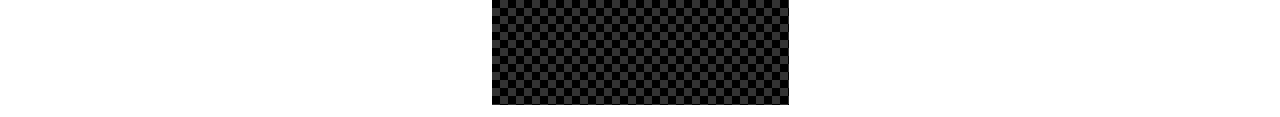
<file: hw11/index.html>
<!DOCTYPE html>
<html lang="en">

<head>
    <meta charset="UTF-8">
    <meta http-equiv="X-UA-Compatible" content="IE=edge">
    <meta name="viewport" content="width=device-width, initial-scale=1.0">
    <title>HW11</title>
    <link href="https://cdn.jsdelivr.net/npm/bootstrap@5.0.2/dist/css/bootstrap.min.css" rel="stylesheet"
        integrity="sha384-EVSTQN3/azprG1Anm3QDgpJLIm9Nao0Yz1ztcQTwFspd3yD65VohhpuuCOmLASjC" crossorigin="anonymous">
    <link rel="stylesheet" href="style.css">
</head>

<body>
    <header class="row container-lg mt-3">
        <div class="col"><img src="img/Vector (1).png" alt="instagram"></div>
        <div class="col"><input type="text" name="text" class="search" placeholder="&#128269; Search"></div>
        <div class="col-3 pr-3"><img src="img/house.png" alt="">
            <img src="img/airplane.png" alt="">
            <img src="img/compass.png" alt="">
            <img src="img/like.png" alt="">
            <img src="img/litle avatar.png" alt="">
        </div>
    </header>
    <hr>
    <section class="row container-lg">
        <div class="col-4 text-center"><img class=" mt-2" src="img/avatar.png" alt=""></div>
        <div class="col text-start">
            <h4>name <button type="button" class="btn btn-primary">Follow</button>
                <button type="button" class="btn btn-primary">&#9660;</button> &#8230;
            </h4>
            <div class="row">
                <div class="col-3">79 posts</div>
                <div class="col-3">379 followers</div>
                <div class="col-3">179 following</div>
            </div>
            <div>
                <h6>Name</h6>
                <p>Lorem Ipsum is simply dummy text of the printing and typesetting industry.
                    Lorem Ipsum has been the industry's standard dummy text.</p>
                <a href="bit.ly/35Ce3mX">bit.ly/35Ce3mX</a>
            </div>
        </div>
    </section>
    <section class="row container-lg col-12 mt-2 text-center">
        <div class="col-1"></div>
        <div class="col-2"><img src="img/relevant.png" alt="">
            <h6>Name</h6>
        </div>
        <div class="col-2"><img src="img/relevant.png" alt="">
            <h6>Name</h6>
        </div>
        <div class="col-2"><img src="img/relevant.png" alt="">
            <h6>Name</h6>
        </div>

    </section>
    <hr>

    <section class="row col-3 justify-content-center align-content-center">
        <div class="col "><img src="img/posts.png" alt=""> POSTS</div>
        <div class=" col"><img src="img/tagged.png" alt=""> TAGGED</div>
    </section>

    <section class="row m-3 container-lg">
        <div class="col-12 pt-2 col-md-4"><img src="img/post.png" alt=""></div>
        <div class="col-12 pt-2 col-md-4"><img src="img/post.png" alt=""></div>
        <div class="col-12 pt-2 col-md-4"><img src="img/post.png" alt=""></div>
        <div class="col-12 pt-2 col-md-4"><img src="img/post.png" alt=""></div>
        <div class="col-12 pt-2 col-md-4"><img src="img/post.png" alt=""></div>
        <div class="col-12 pt-2 col-md-4"><img src="img/post.png" alt=""></div>
        <div class="col-12 pt-2 col-md-4"><img src="img/post.png" alt=""></div>
        <div class="col-12 pt-2 col-md-4"><img src="img/post.png" alt=""></div>
        <div class="col-12 pt-2 col-md-4"><img src="img/post.png" alt=""></div>
        <div class="col-12 pt-2 col-md-4"><img src="img/post.png" alt=""></div>
        <div class="col-12 pt-2 col-md-4"><img src="img/post.png" alt=""></div>
        <div class="col-12 pt-2 col-md-4"><img src="img/post.png" alt=""></div>
        <div class="col-12 pt-2 col-md-4"><img src="img/post.png" alt=""></div>
    </section>


    <script src="https://cdn.jsdelivr.net/npm/bootstrap@5.0.2/dist/js/bootstrap.bundle.min.js"
        integrity="sha384-MrcW6ZMFYlzcLA8Nl+NtUVF0sA7MsXsP1UyJoMp4YLEuNSfAP+JcXn/tWtIaxVXM"
        crossorigin="anonymous"></script>
</body>

</html>
</file>
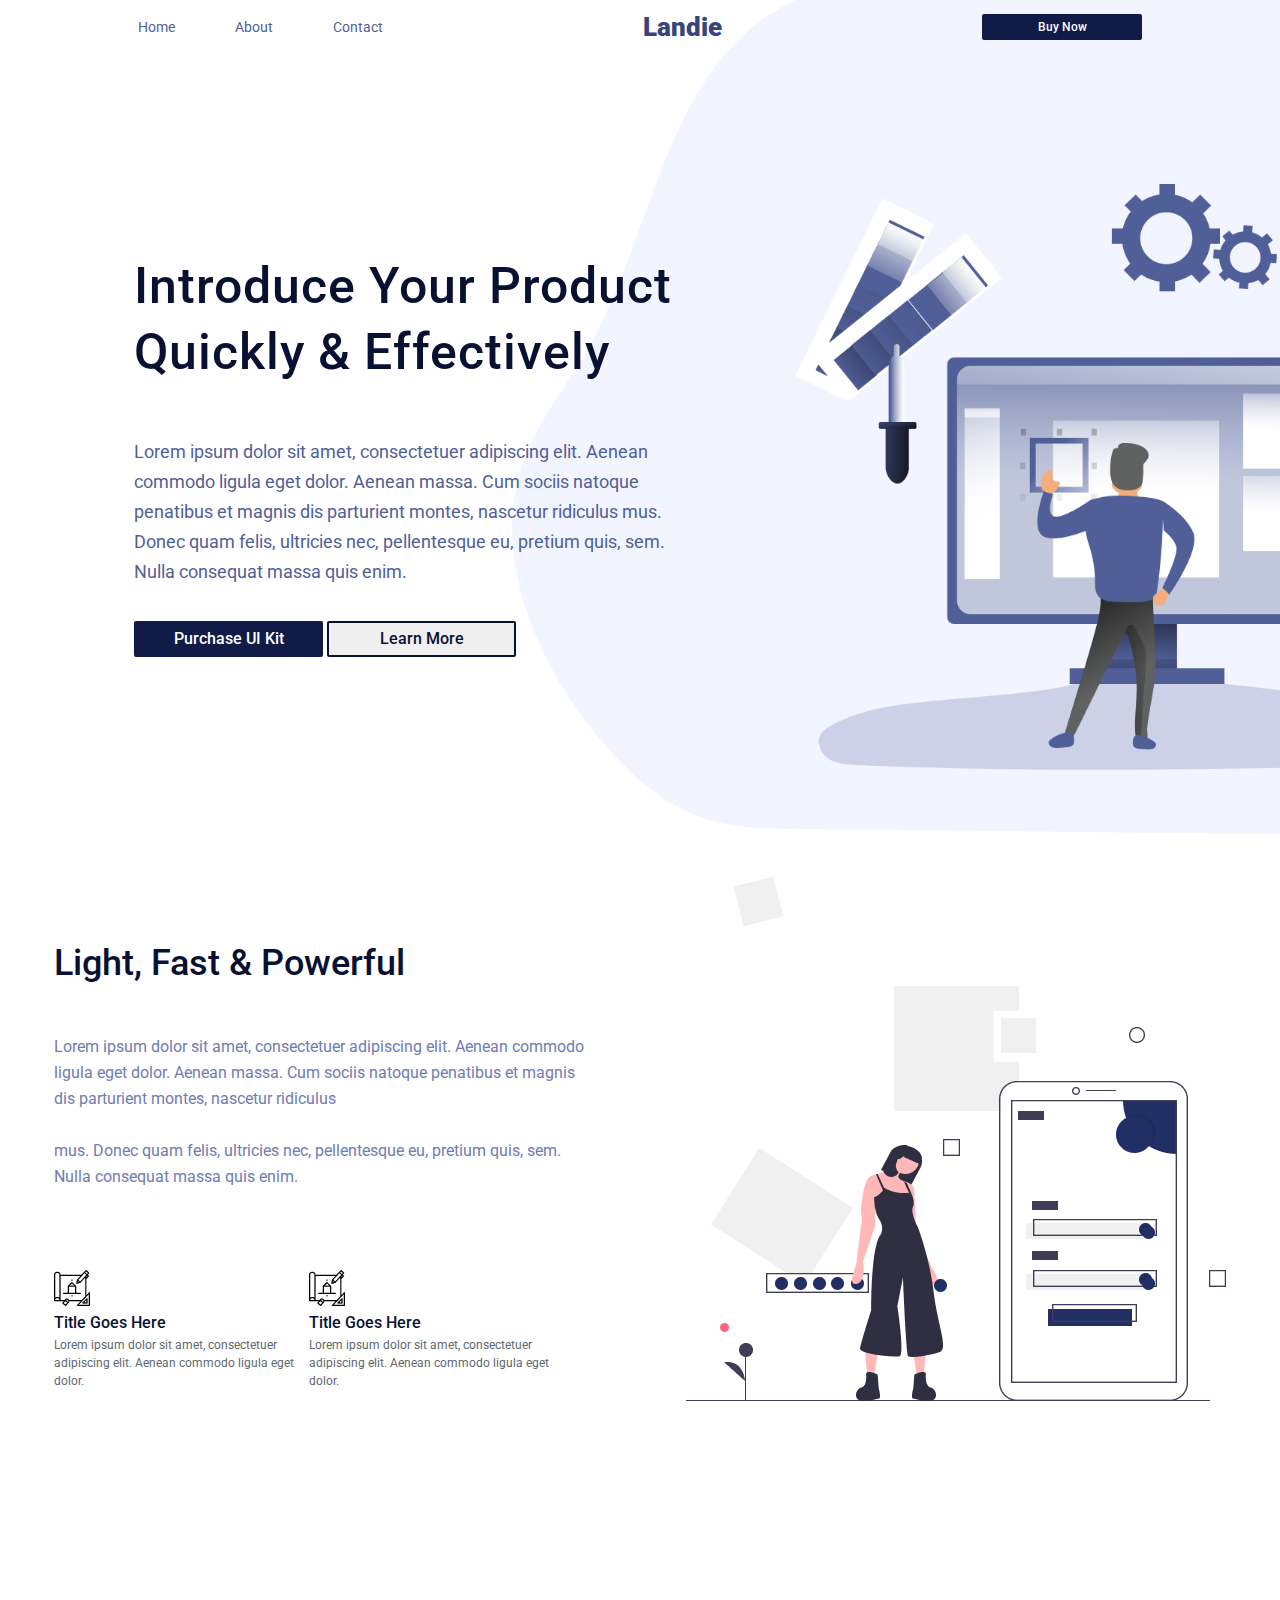
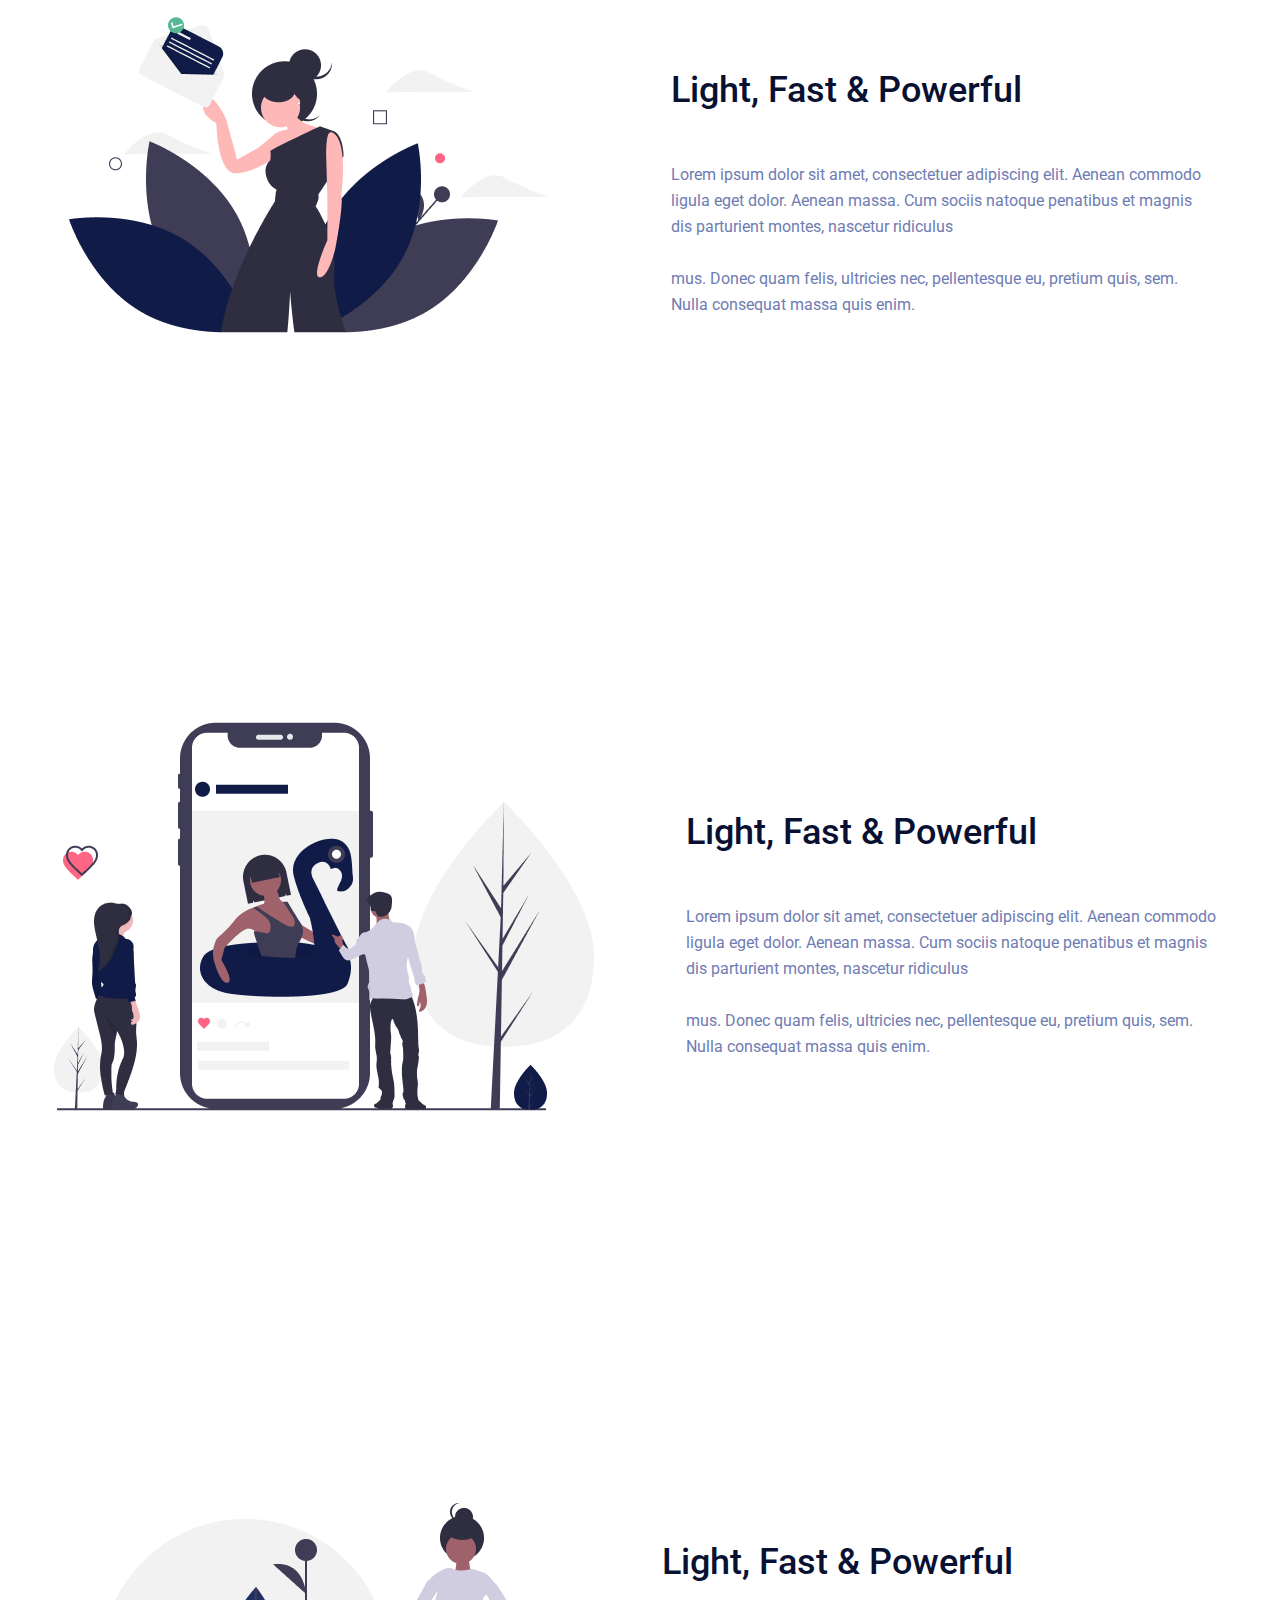
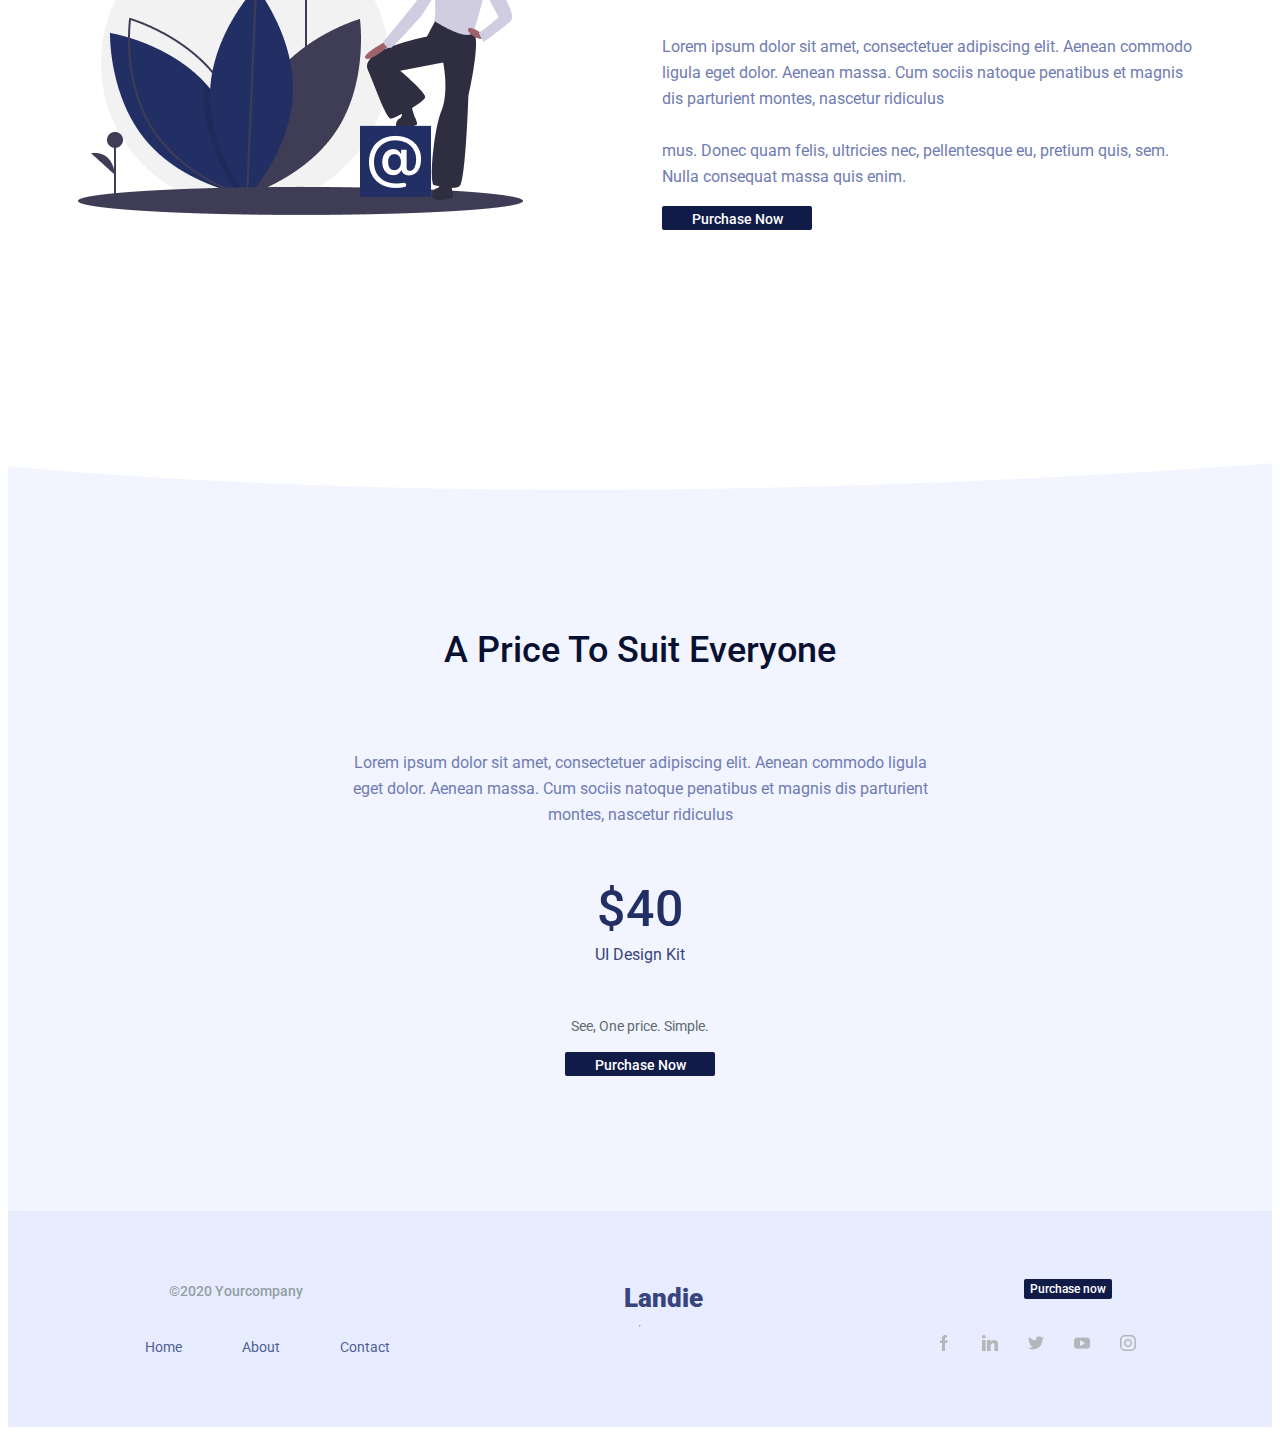
<file: hw12/index.html>
<!DOCTYPE html>
<html lang="en">

<head>
    <meta charset="UTF-8">
    <meta http-equiv="X-UA-Compatible" content="IE=edge">
    <meta name="viewport" content="width=device-width, initial-scale=1.0">
    <title>HW12</title>
    <link rel="preconnect" href="https://fonts.googleapis.com">
    <link rel="preconnect" href="https://fonts.gstatic.com" crossorigin>
    <link href="https://fonts.googleapis.com/css2?family=Roboto:wght@400;500;900&display=swap" rel="stylesheet">
    <link rel="stylesheet" href="style.css">
</head>

<body>
    <header>
        <div class="links_header">
            <div>Home</div>
            <div>About</div>
            <div>Contact</div>
        </div>
        <div class="logo_header">Landie</div>
        <div><button class="button_header">Buy Now</button></div>
    </header>
    <section class="section_one">
        <h1 class="main_text_section_one">Introduce Your Product Quickly & Effectively</h1>
        <p class="text_section_one">Lorem ipsum dolor sit amet, consectetuer adipiscing elit. Aenean commodo ligula eget
            dolor. Aenean massa. Cum sociis natoque penatibus et magnis dis parturient montes, nascetur ridiculus
            mus. Donec quam felis, ultricies nec, pellentesque eu, pretium quis, sem. Nulla consequat massa quis enim.
        </p>
        <p><button class="button_one_section_one">Purchase UI Kit</button>
            <button class="button_two_section_one">Learn More</button>
        </p>
    </section>
    <section class="section_two">
        <div>
            <h4 class="main_text_section_two">Light, Fast & Powerful</h4>
            <p class="text_section_two">Lorem ipsum dolor sit amet, consectetuer adipiscing elit. Aenean commodo ligula
                eget dolor. Aenean massa.
                Cum sociis natoque penatibus et magnis dis parturient montes, nascetur ridiculus <br><br>
                mus. Donec quam felis, ultricies nec, pellentesque eu, pretium quis, sem. Nulla consequat massa quis
                enim.</p>
            <div class="blocks_section_two">
                <div>
                    <div><img src="img/litle_srction_two.png" alt=""></div>
                    <div class="main_little_text_section_two">Title Goes Here</div>
                    <div class="little_text_section_two">Lorem ipsum dolor sit amet, consectetuer adipiscing elit.
                        Aenean commodo ligula eget dolor. </div>
                </div>
                <div>
                    <div><img src="img/litle_srction_two.png" alt=""></div>
                    <div class="main_little_text_section_two">Title Goes Here</div>
                    <div class="little_text_section_two">Lorem ipsum dolor sit amet, consectetuer adipiscing elit.
                        Aenean commodo ligula eget dolor. </div>
                </div>
            </div>
        </div>
        <div><img src="img/section_two.jpg" alt=""></div>
    </section>
    <section class="sections">
        <div><img src="img/section_three.png" alt=""></div>
        <div>
            <h4 class="main_text_section_two">Light, Fast & Powerful</h4>
            <p class="text_section_two">Lorem ipsum dolor sit amet, consectetuer adipiscing elit. Aenean commodo ligula
                eget dolor. Aenean massa.
                Cum sociis natoque penatibus et magnis dis parturient montes, nascetur ridiculus <br><br>
                mus. Donec quam felis, ultricies nec, pellentesque eu, pretium quis, sem. Nulla consequat massa quis
                enim.</p>
        </div>
    </section>
    <section class="sections">
        <div><img src="img/section_four.png" alt=""></div>
        <div>
            <h4 class="main_text_section_two">Light, Fast & Powerful</h4>
            <p class="text_section_two">Lorem ipsum dolor sit amet, consectetuer adipiscing elit. Aenean commodo ligula
                eget dolor. Aenean massa.
                Cum sociis natoque penatibus et magnis dis parturient montes, nascetur ridiculus <br><br>
                mus. Donec quam felis, ultricies nec, pellentesque eu, pretium quis, sem. Nulla consequat massa quis
                enim.</p>
        </div>
    </section>
    <section class="sections">
        <div><img src="img/section_five.png" alt=""></div>
        <div>
            <h4 class="main_text_section_two">Light, Fast & Powerful</h4>
            <p class="text_section_two">Lorem ipsum dolor sit amet, consectetuer adipiscing elit. Aenean commodo ligula
                eget dolor. Aenean massa.
                Cum sociis natoque penatibus et magnis dis parturient montes, nascetur ridiculus <br><br>
                mus. Donec quam felis, ultricies nec, pellentesque eu, pretium quis, sem. Nulla consequat massa quis
                enim.</p>
            <button class="button_section_five">Purchase Now</button>
        </div>
    </section>
    <section class="section_six">
        <h5 class="main_text_section_six">A Price To Suit Everyone</h5>
        <p class="text_section_six">Lorem ipsum dolor sit amet, consectetuer adipiscing elit. Aenean commodo ligula eget
            dolor. Aenean massa. Cum sociis natoque penatibus et magnis dis parturient montes, nascetur ridiculus </p>
        <p>
        <div class="money">$40</div>
        <div class="money_text">UI Design Kit</div>
        </p>
        <p class="text_on_button_section_six">See, One price. Simple.</p>
        <button class="button_section_five">Purchase Now</button></div>
    </section>
    <footer>
        <div class="section_one_footer">
            <div class="text_footer">
                ©2020 Yourcompany
            </div>
            <div class="logo_header">Landie</div>
            <div><button class="button_footer">Purchase now</button></div>
        </div>
        <hr>
        <div class="section_one_footer">
            <div class="links_header">
                <div>Home</div>
                <div>About</div>
                <div>Contact</div>
            </div>
            <div></div>
            <div class="links_footer">
                <div><a href="https://uk-ua.facebook.com/"><img src="img/facwbook.png" alt=""></a></div>
                <div><a href="https://www.linkedin.com/company/insocinc"><img src="img/in.png" alt=""></a></div>
                <div><a href="https://twitter.com/?lang=ru"><img src="img/twitter.png" alt=""></a></div>
                <div><a href="https://www.youtube.com/?gl=UA&hl=ru"><img src="img/youtube.png" alt=""></a></div>
                <div><a href="https://www.instagram.com/"><img src="img/instagram.png" alt=""></a></div>
            </div>
        </div>
    </footer>
</body>

</html>
</file>
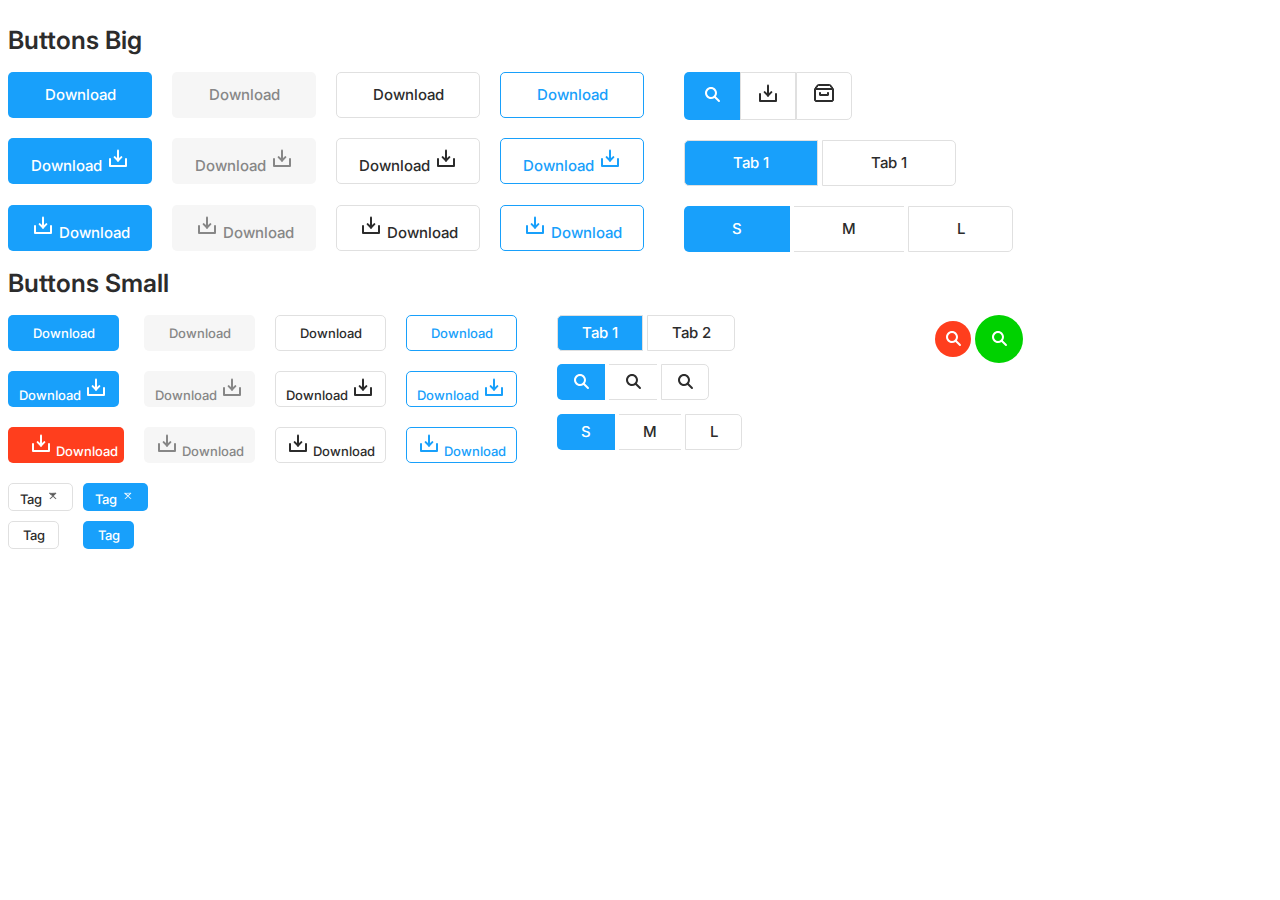
<file: hw13/index.html>
<!DOCTYPE html>
<html lang="en">

<head>
    <meta charset="UTF-8">
    <meta http-equiv="X-UA-Compatible" content="IE=edge">
    <meta name="viewport" content="width=device-width, initial-scale=1.0">
    <title>HW13</title>
    <link rel="stylesheet" href="style.css">
    <link rel="preconnect" href="https://fonts.googleapis.com">
    <link rel="preconnect" href="https://fonts.gstatic.com" crossorigin>
    <link href="https://fonts.googleapis.com/css2?family=Inter:wght@500&display=swap" rel="stylesheet">
</head>

<body>
    <section class="section_one">
        <h1 class="section_one__name">Buttons Big</h1><br>
        <div class="section_one__buttons_grid">
            <button class="section_one__big__blue_button">Download</button>
            <button class="section_one__big__gray_button">Download</button>
            <button class="section_one__big__black_button">Download</button>
            <button class="section_one__big__white_button">Download</button>

            <button class="section_one__big__blue_button">Download <img src="img/Download_white_big.svg"
                    alt=""></button>
            <button class="section_one__big__gray_button">Download <img src="img/Download_gray.svg" alt=""></button>
            <button class="section_one__big__black_button">Download <img src="img/Download_black.svg" alt=""></button>
            <button class="section_one__big__white_button">Download <img src="img/Download_blue.svg" alt=""></button>

            <button class="section_one__big__blue_button"><img src="img/Download_white_big.svg" alt="">
                Download</button>
            <button class="section_one__big__gray_button"><img src="img/Download_gray.svg" alt=""> Download</button>
            <button class="section_one__big__black_button"><img src="img/Download_black.svg" alt=""> Download</button>
            <button class="section_one__big__white_button"><img src="img/Download_blue.svg" alt=""> Download</button>
        </div>
        <div>
            <div class="section_one__menu">
                <button class="section_one__menu__search"><img src="img/Search.svg" alt=""></button>
                <button class="section_one__menu__download"><img src="img/Download_black.svg" alt=""></button>
                <button class="section_one__menu__archive"><img src="img/Archive.svg" alt=""></button>
            </div>
            <div><button class="section_one__tab_one">Tab 1</button>
                <button class="section_one__tab_two">Tab 1</button>
            </div>
            <div><button class="section_one__size_s">S</button>
                <button class="section_one__size_m">M</button>
                <button class="section_one__size_l">L</button>
            </div>
        </div>
    </section>

    <section class="section_two__small">
        <h1 class="section_two__name">Buttons Small</h1><br>
        <div class="section_two__buttons_grid">
            <button class="section_two__small__blue_button">Download</button>
            <button class="section_two__small__gray_button">Download</button>
            <button class="section_two__small__black_button">Download</button>
            <button class="section_two__small__white_button">Download</button>

            <button class="section_two__small__blue_button">Download <img src="img/Download_white_big.svg"
                    alt=""></button>
            <button class="section_two__small__gray_button">Download <img src="img/Download_gray.svg" alt=""></button>
            <button class="section_two__small__black_button">Download <img src="img/Download_black.svg" alt=""></button>
            <button class="section_two__small__white_button">Download <img src="img/Download_blue.svg" alt=""></button>

            <button class="section_two__small__red_button"><img src="img/Download_white_big.svg" alt="">
                Download</button>
            <button class="section_two__small__gray_button"><img src="img/Download_gray.svg" alt=""> Download</button>
            <button class="section_two__small__black_button"><img src="img/Download_black.svg" alt=""> Download</button>
            <button class="section_two__small__white_button"><img src="img/Download_blue.svg" alt=""> Download</button>
        </div>
        <div class="section_two__small_menu">
            <div><button class="section_two__small__tab_one">Tab 1</button>
                <button class="section_two__small__tab_two">Tab 2</button>
            </div>
            <div>
                <button class="section_two__menu__search_one"><img src="img/Search.svg" alt=""></button>
                <button class="section_two__menu__search_two"><img src="img/Search_black.svg" alt=""></button>
                <button class="section_two__menu__search_three"><img src="img/Search_black.svg" alt=""></button>
            </div>
            <div><button class="section_two__size_s">S</button>
                <button class="section_two__size_m">M</button>
                <button class="section_two__size_l">L</button>
            </div>
        </div>
        <div class="section_two__small__search_circles">
            <button class="section_two__small__red_search"><img src="img/Search.svg" alt=""></button>
            <button class="section_two__small__green_search"><img src="img/Search.svg" alt=""></button>
        </div>
        <div class="section_two__small_tags">
            <button class="section_two__small__tag_white_with_close">Tag <img src="img/Close_black.svg" alt=""></button>
            <button class="section_two__small__tag_blue_with_close">Tag <img src="img/Close_white.svg" alt=""></button>
            <button class="section_two__small__tag_white">Tag</button>
            <button class="section_two__small__tag_blue">Tag</button>
        </div>

    </section>

</body>

</html>
</file>
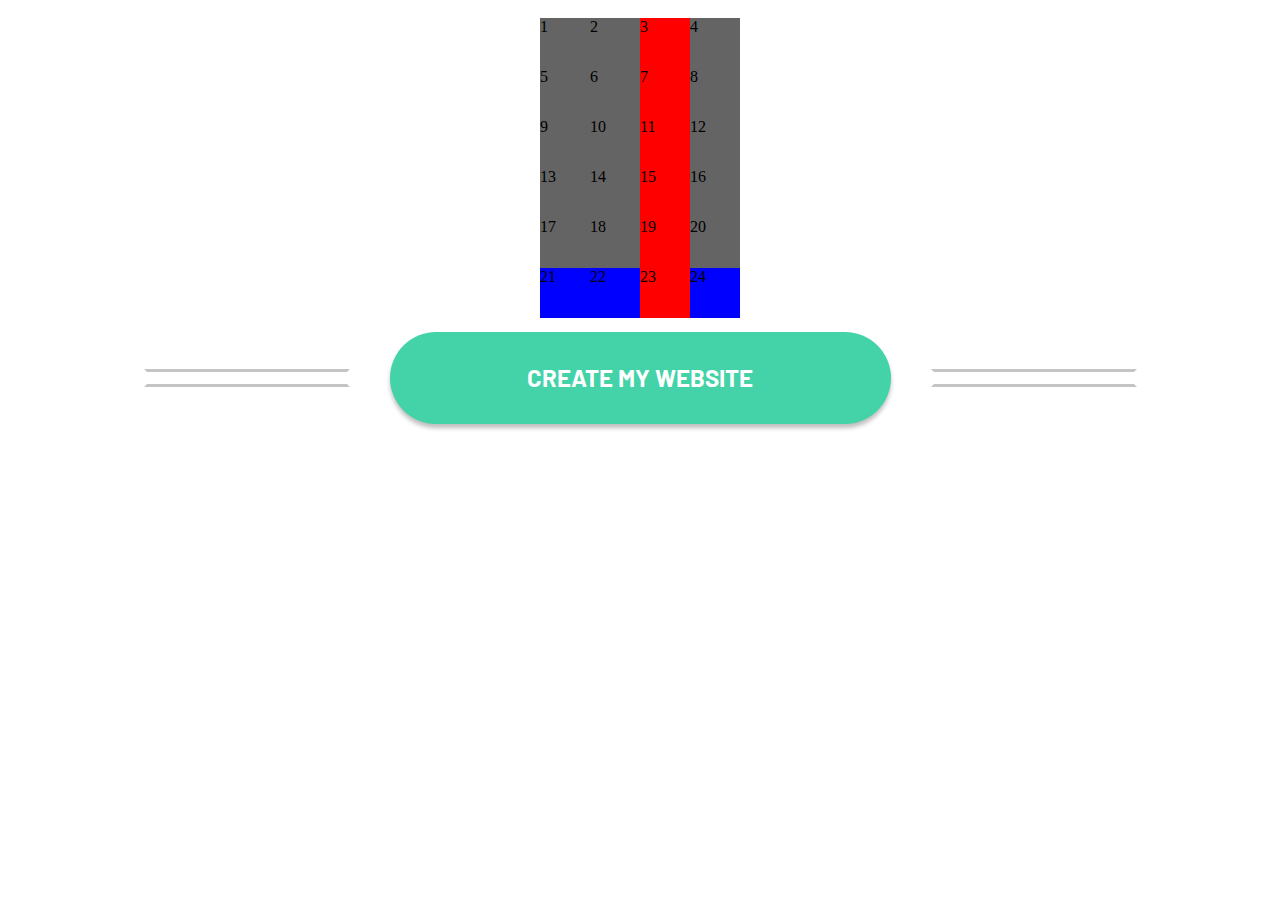
<file: hw8/index.html>
<!DOCTYPE html>
<html lang="en">

<head>
    <meta charset="UTF-8">
    <meta http-equiv="X-UA-Compatible" content="IE=edge">
    <meta name="viewport" content="width=device-width, initial-scale=1.0">
    <link rel="stylesheet" href="style.css">
    <link rel="preconnect" href="https://fonts.googleapis.com">
    <link rel="preconnect" href="https://fonts.gstatic.com" crossorigin>
    <link href="https://fonts.googleapis.com/css2?family=Barlow:wght@700&display=swap" rel="stylesheet">
    <title>HW#8</title>
</head>

<body>

    <div class="boxs">
        <div>1</div>
        <div>2</div>
        <div>3</div>
        <div>4</div>
        <div>5</div>
        <div>6</div>
        <div>7</div>
        <div>8</div>
        <div>9</div>
        <div>10</div>
        <div>11</div>
        <div>12</div>
        <div>13</div>
        <div>14</div>
        <div>15</div>
        <div>16</div>
        <div>17</div>
        <div>18</div>
        <div>19</div>
        <div>20</div>
        <div>21</div>
        <div>22</div>
        <div>23</div>
        <div>24</div>
    </div>


    <div class="button_s_box"><button class="button">
            <div class="button_text">CREATE MY WEBSITE</div>
        </button></div>

</body>

</html>
</file>
<file: final_homework/style.css>
body {
    width: 100%;
    background: url(img/header_backgr.png), url(img/gradient.png);
    background-repeat: no-repeat;
    background-position-x: center;
    background-position-y: top;
    background-size: 100%;
}

.gradient {
    background: linear-gradient(0deg, #0A1E27 85.81%, rgba(10, 30, 39, 0.4) 94.68%, rgba(10, 30, 39, 0) 100.15%);
    background-position-y: bottom;
    margin-top: 150px;
}

header {
    height: 1000px;
    margin-left: 8%;
}

.logo {
    font-family: 'Major Mono Display';
    font-style: normal;
    font-weight: 400;
    font-size: 32px;
    line-height: 34px;
    color: #FFFFFF;
}

.header__main_text {
    font-family: 'Playfair Display';
    font-style: normal;
    font-weight: 400;
    font-size: 100px;
    line-height: 100px;
    color: #FFFFFF;
    margin-top: 180px;
}

.header__little_main_text {
    font-family: 'Poppins';
    font-style: normal;
    font-weight: 700;
    font-size: 20px;
    line-height: 22px;
    letter-spacing: 0.24em;
    color: #D3BA74;
    margin-top: -50px;
}

.header__text {
    font-family: 'Poppins';
    font-style: normal;
    font-weight: 300;
    font-size: 16px;
    line-height: 24px;
    color: rgba(255, 255, 255, 0.8);
    width: 513px;
    margin-top: 5%;
}

.header__button {
    width: 99px;
    height: 38px;
    left: 92px;
    top: 532px;
    border: 1px solid #FFFFFF;
    filter: drop-shadow(4px 4px 10px rgba(0, 0, 0, 0.1));
    border-radius: 4px;
    font-family: 'Poppins';
    font-style: normal;
    font-weight: 400;
    font-size: 12px;
    line-height: 18px;
    color: #FFFFFF;
    cursor: pointer;
    background: none;
    margin-top: 5%;
}

.section_one {
    display: flex;
    justify-content: center;
    display: grid;
    grid-template-columns: 764px 512px;
    grid-row-gap: 64px;
    margin: 0 auto;
    align-items: center;
}

.section_one__text_box {
    margin: 0 auto;
}

.section_one__text_box::before {
    content: "01";
    width: 182px;
    height: 270px;
    position: absolute;
    display: inline-block;
    font-family: 'Poppins';
    font-style: normal;
    font-weight: 600;
    font-size: 180px;
    line-height: 150%;
    color: rgba(255, 255, 255, 0.13);
    margin-left: -150px;
    margin-top: -100px;
}

.section_one__little_main_text {
    font-family: 'Poppins';
    font-style: normal;
    font-weight: 700;
    font-size: 14px;
    line-height: 22px;
    letter-spacing: 0.24em;
    color: #D3BA74;
    margin-top: 30px;
    margin-bottom: -60px;
}

.section_one__main_text {
    width: 564px;
    font-family: 'Playfair Display';
    font-style: normal;
    font-weight: 400;
    font-size: 70px;
    line-height: 70px;
    color: #FFFFFF;
}

.section_one__text {
    width: 528px;
    height: 96px;
    left: 252px;
    top: 1364px;
    font-family: 'Poppins';
    font-style: normal;
    font-weight: 300;
    font-size: 16px;
    line-height: 24px;
    color: rgba(255, 255, 255, 0.8);
}

.section_one__gallery {
    display: grid;
    grid-template-columns: 1fr 1fr 1fr 1fr;
    grid-column-gap: 20px;
}

.section_two {
    display: flex;
    justify-content: center;
    display: grid;
    grid-template-columns: 764px 512px;
    grid-row-gap: 64px;
    margin: 0 auto;
    margin-top: 150px;
    align-items: center;
}

.section_two__text_box {
    margin: 0 auto;
}

.section_two__text_box::before {
    content: "02";
    width: 182px;
    height: 270px;
    position: absolute;
    display: inline-block;
    font-family: 'Poppins';
    font-style: normal;
    font-weight: 600;
    font-size: 180px;
    line-height: 150%;
    color: rgba(255, 255, 255, 0.13);
    margin-left: -150px;
    margin-top: -100px;
}

.section_two__little_main_text {
    font-family: 'Poppins';
    font-style: normal;
    font-weight: 700;
    font-size: 14px;
    line-height: 22px;
    letter-spacing: 0.24em;
    color: #D3BA74;
    margin-top: 30px;
    margin-bottom: -60px;
}

.section_two__main_text {
    width: 564px;
    font-family: 'Playfair Display';
    font-style: normal;
    font-weight: 400;
    font-size: 70px;
    line-height: 70px;
    color: #FFFFFF;
}

.section_two__text {
    width: 528px;
    height: 96px;
    left: 252px;
    top: 1364px;
    font-family: 'Poppins';
    font-style: normal;
    font-weight: 300;
    font-size: 16px;
    line-height: 24px;
    color: rgba(255, 255, 255, 0.8);
}

.section_three {
    display: flex;
    justify-content: center;
    display: grid;
    grid-template-columns: 764px 512px;
    grid-row-gap: 64px;
    margin: 0 auto;
    align-items: center;
    margin-top: 150px;
}

.section_three__text_box {
    margin: 0 auto;
}

.section_three__text_box::before {
    content: "03";
    width: 182px;
    height: 270px;
    position: absolute;
    display: inline-block;
    font-family: 'Poppins';
    font-style: normal;
    font-weight: 600;
    font-size: 180px;
    line-height: 150%;
    color: rgba(255, 255, 255, 0.13);
    margin-left: -150px;
    margin-top: -100px;
}

.section_three__little_main_text {
    font-family: 'Poppins';
    font-style: normal;
    font-weight: 700;
    font-size: 14px;
    line-height: 22px;
    letter-spacing: 0.24em;
    color: #D3BA74;
    margin-top: 30px;
    margin-bottom: -60px;
}

.section_three__main_text {
    width: 564px;
    font-family: 'Playfair Display';
    font-style: normal;
    font-weight: 400;
    font-size: 70px;
    line-height: 70px;
    color: #FFFFFF;
}

.section_three__text {
    width: 528px;
    height: 96px;
    left: 252px;
    top: 1364px;
    font-family: 'Poppins';
    font-style: normal;
    font-weight: 300;
    font-size: 16px;
    line-height: 24px;
    color: rgba(255, 255, 255, 0.8);
}

.section_three__gallery {
    display: grid;
    grid-template-columns: 1fr 1fr 1fr 1fr;
    grid-column-gap: 20px;
}

.section_four {
    margin: 0 auto;
    margin-top: 150px;
    display: flex;
    flex-direction: row;
    gap: 30px;
    justify-content: center;
    text-align: center;
}

.section_four__numb {
    font-family: 'Poppins';
    font-style: normal;
    font-weight: 600;
    font-size: 100px;
    line-height: 110px;
    color: rgba(255, 255, 255, 0.13);
}

.section_four__text {
    font-family: 'Poppins';
    font-style: normal;
    font-weight: 700;
    font-size: 14px;
    line-height: 22px;
    letter-spacing: 0.24em;
    color: #D3BA74;
}

.section_five {
    display: flex;
    flex-direction: row;
    width: 80%;
    margin: 0 auto;
    align-items: center;
}

.section_five__main_text {
    font-family: 'Playfair Display';
    font-style: normal;
    font-weight: 400;
    font-size: 70px;
    line-height: 70px;
    color: #FFFFFF;
    margin-top: -40px;
}

.section_five_text {
    font-family: 'Poppins';
    font-style: normal;
    font-weight: 300;
    font-size: 16px;
    line-height: 24px;
    color: rgba(255, 255, 255, 0.8);
    margin-top: -100px;
}

.hr {
    width: 80%;
    height: 1px;
    background: rgba(255, 255, 255, 0.2);
    margin-top: 80px;
    margin-bottom: 80px;
    border: none;
}

footer {
    display: flex;
    flex-direction: row;
    justify-content: space-around;
    align-items: center;
    height: 80px;
    margin-top: -50px;
}

.footer_social {
    display: grid;
    grid-template-columns: 1fr 1fr 1fr 1fr;
    grid-column-gap: 20px;
}

@media screen and (max-width: 1280px) {
    .section_one {
        grid-template-columns: 1fr;
        text-align: center;
    }

    .section_one__gallery {
        margin: 0 auto;
        grid-template-columns: 300px 300px;
        grid-column-gap: 10px;
    }

    .section_two {
        grid-template-columns: 1fr;
        text-align: center;
    }

    .section_three {
        grid-template-columns: 1fr;
        text-align: center;
    }

    .section_three__gallery {
        margin: 0 auto;
        grid-template-columns: 300px 300px;
        grid-column-gap: 10px;
    }

    .gradient {
        margin-top: 80px;
    }

    .section_five {
        flex-direction: column;
        text-align: center;
    }
}

@media screen and (max-width: 950px) {
    .section_four {
        display: grid;
        grid-template-columns: 1fr 1fr;
    }

    .gradient {
        margin-top: 0;
    }

    .section_one {
        margin-top: -200px;
    }
}

@media screen and (max-width: 730px) {
    .section_one__gallery {
        grid-template-columns: 1fr;
    }

    .section_three__gallery {
        grid-template-columns: 1fr;
    }

    .fotos {
        width: 80%;
    }
}

@media screen and (max-width: 600px) {
    .header__main_text {
        margin-top: -30px;
    }

    .header__main_text {
        font-size: 70px;
    }

    .section_one {
        margin-top: -400px;
    }

    .section_one__main_text {
        font-size: 40px;
        width: 80%;
        text-align: center;
        margin: 0 auto;
        margin-top: 35px;
    }

    .section_one__text {
        font-size: 10px;
        width: 80%;
        margin: 0 auto;
    }

    .section_two__main_text {
        font-size: 40px;
        width: 80%;
        text-align: center;
        margin: 0 auto;
        margin-top: 35px;
    }

    .section_two__text {
        font-size: 10px;
        width: 80%;
        margin: 0 auto;
    }

    .section_three__main_text {
        font-size: 40px;
        width: 80%;
        text-align: center;
        margin: 0 auto;
        margin-top: 35px;
    }

    .section_three__text {
        font-size: 10px;
        width: 80%;
        margin: 0 auto;
    }

    .header__text {
        width: 80%;
    }

    body {
        background-size: 140%;
    }

    .section_four {
        grid-template-columns: 1fr;
    }

    footer {
        flex-direction: column;
    }
}
</file>
<file: hw 9/style.css>
body {
  width: 100%;
  display: flex;
  flex-direction: column;
  justify-content: center;
}
/* header */
.header {
  width: 100%;
  height: 665px;
  background-color: #f4f6f9;
  background: url(img/backgr_header.png);
  background-repeat: no-repeat;
  background-position: right 0;
}
.logo_header {
  padding-left: 11%;
  padding-top: 60px;
}
.main_text_header {
  width: 546px;
  font-family: "Lato";
  font-style: normal;
  font-weight: 700;
  font-size: 36px;
  line-height: 48px;
  display: flex;
  align-items: flex-end;
  letter-spacing: 0.03em;
  color: #333333;
  padding-left: 10%;
  margin-top: 130px;
}
.text_header {
  width: 453px;
  font-family: "Lato";
  font-style: normal;
  font-weight: 400;
  font-size: 18px;
  line-height: 26px;
  color: #4f4f4f;
  padding-left: 10%;
  margin-top: 30px;
}
.links_heder {
  display: flex;
  flex-direction: row;
  margin-left: 10%;
  margin-top: 50px;
}
.app_store_header {
  margin-right: 35px;
  cursor: pointer;
}
.google_play_header {
  cursor: pointer;
}

/* section 1 */
.section_one {
  width: 100%;
  height: 592px;
  display: flex;
  flex-direction: row;
  background: #ffffff;
}
.seckion_one_block_one {
  background-image: linear-gradient(
      to left,
      rgb(253, 253, 253) 30%,
      transparent 100%
    ),
    url(img/backgr\ section\ 1.png);
  background-repeat: no-repeat;
  background: linear-gradient(to right, (#ffffff), (#ffffff));
}
.img_one_section_one {
  padding-left: 269px;
  padding-top: 296px;
}
.img_two_section_one {
  padding-left: 10%;
  margin-bottom: 10%;
  margin-top: -100%;
}
.section_one_block_two {
  display: flex;
  justify-content: center;
  flex-direction: column;
  margin-left: -20%;
  width: 407px;
}
.what_section_one {
  font-family: "Lato";
  font-style: normal;
  font-weight: 700;
  font-size: 16px;
  line-height: 21px;
  color: #00adee;
}
.main_text_section_one {
  font-family: "Lato";
  font-style: normal;
  font-weight: 700;
  font-size: 28px;
  line-height: 37px;
  color: #333333;
}
.text_section_one {
  font-family: "Lato";
  font-style: normal;
  font-weight: 400;
  font-size: 16px;
  line-height: 23px;
  color: #4f4f4f;
}
.learn_more_section_one {
  font-family: "Lato";
  font-style: normal;
  font-weight: 700;
  font-size: 16px;
  line-height: 21px;
  color: #00adee;
  cursor: pointer;
}

/* section two */
.section_two {
  width: 100%;
  height: 716px;
  background: url(img/backgr\ section\ 2.png);
  background-position: right;
}

.section_two_block {
  height: 716px;
  display: flex;
  justify-content: center;
  flex-direction: column;
  margin-left: 10%;
  width: 480px;
}
.get_section_one {
  font-family: "Lato";
  font-style: normal;
  font-weight: 700;
  font-size: 16px;
  line-height: 21px;
  color: #00adee;
}
.main_text_section_two {
  font-family: "Lato";
  font-style: normal;
  font-weight: 700;
  font-size: 28px;
  line-height: 37px;
  color: #333333;
}
.text_section_two {
  font-family: "Lato";
  font-style: normal;
  font-weight: 400;
  font-size: 16px;
  line-height: 23px;
  color: #4f4f4f;
}
.learn_more_section_two {
  font-family: "Lato";
  font-style: normal;
  font-weight: 700;
  font-size: 16px;
  line-height: 21px;
  color: #00adee;
  cursor: pointer;
}

/* section 3 */
.section_three {
  display: flex;
  align-items: center;
  flex-direction: column;
  width: 100%;
  height: 735px;
  background: url(img/backgr\ section\ 3.png);
}
.main_text_section_three {
  font-family: "Lato";
  font-style: normal;
  font-weight: 700;
  font-size: 28px;
  line-height: 37px;
  color: #ffffff;
}
.boxs_section_three {
  display: flex;
  display: grid;
  grid-template-columns: 311px 311px 311px;
  grid-column-gap: 3%;
  grid-row-gap: 54px;
}
.text_section_three {
  font-family: "Lato";
  font-style: normal;
  font-weight: 400;
  font-size: 16px;
  line-height: 23px;
  color: #ffffff;
}

/* section 4 */
.section_four {
  width: 100%;
  height: 431px;
  display: flex;
  align-items: center;
  flex-direction: column;
  background: #ffffff;
}
.main_text_section_four {
  font-family: "Lato";
  font-style: normal;
  font-weight: 700;
  font-size: 28px;
  line-height: 37px;
  color: #333333;
}
.blocks_section_four {
  display: grid;
  grid-template-columns: repeat(5, 1fr);
  grid-column-gap: 1%;
}
.box_section_four {
  width: 309px;
  height: 161px;
  border: 1px solid #828282;
  border-radius: 4px;
}
.text_section_four {
  font-family: "Lato";
  font-style: normal;
  font-weight: 400;
  font-size: 14px;
  line-height: 18px;
  color: #4f4f4f;
  margin-top: 23px;
  margin-left: 17px;
}
.main_box_text_section_four {
  display: flex;
  align-items: center;
  justify-content: space-between;
  height: 30px;
  margin-top: 15px;
  margin-left: 17px;
}
.name_section_four {
  display: flex;
  align-items: center;
  justify-content: space-between;
  font-family: "Lato";
  font-style: normal;
  font-weight: 700;
  font-size: 16px;
  line-height: 19px;
  color: #333333;
}
.twitter_section_four {
  width: 15px;
  height: 12px;
  display: flex;
  align-items: center;
  margin-right: 10%;
  cursor: pointer;
}
.left_section_four {
  margin-top: -100%;
  cursor: pointer;
  margin-left: 10%;
}
.right_section_four {
  margin-top: -100%;
  cursor: pointer;
}

/* section 5 */
.section_five {
  width: 100%;
  height: 278px;
  background: #fafafa;
  display: flex;
  align-items: center;
  flex-direction: column;
}
.main_text_section_five {
  font-family: "Lato";
  font-style: normal;
  font-weight: 700;
  font-size: 28px;
  line-height: 37px;
  color: #333333;
}
.logo_section_five {
  margin-right: 2em;
}

/* section 6 */
.section_six {
  width: 100%;
  height: 485px;
  display: flex;
  flex-direction: row;
}
.backgr_section_six {
  width: 743px;
  height: 485px;
  background: url(img/section\ 6.png);
  background-repeat: no-repeat;
}
.text_block_section_six {
  display: flex;
  flex-direction: column;
  justify-content: center;
}
.main_text_section_six {
  font-family: "Lato";
  font-style: normal;
  font-weight: 700;
  font-size: 28px;
  line-height: 37px;
  color: #333333;
}
.text_section_six {
  width: 320px;
  font-family: "Lato";
  font-style: normal;
  font-weight: 400;
  font-size: 16px;
  line-height: 25px;
  color: #4f4f4f;
}

footer {
  width: 100%;
  height: 127px;
  background: #00adee;
  display: flex;
  flex-direction: row;
  justify-content: space-around;
  align-items: center;
}
.links_footer {
  display: grid;
  grid-template-columns: 1fr 1fr 1fr 1fr;
  grid-column-gap: 37px;
  font-family: "Lato";
  font-style: normal;
  font-weight: 700;
  font-size: 16px;
  line-height: 21px;
  color: #ffffff;
}
.social_footer {
  display: grid;
  grid-template-columns: 1fr 1fr 1fr;
  grid-column-gap: 17px;
}

@media screen and (max-width: 720px) {
  /* header screen */
  .header {
    display: flex;
    flex-direction: column;
    justify-content: center;
    align-items: center;
    background: none;
    width: 100%;
    background: #f4f6f9;
  }
  .logo_header {
    width: 99px;
    height: 32px;
    display: flex;
    justify-content: center;
    padding-left: 0%;
  }
  .main_text_header {
    width: 320px;
    font-size: 30px;
    line-height: 40px;
    display: flex;
    align-items: flex-end;
    text-align: center;
    letter-spacing: 0.03em;
    padding-left: 0%;
  }
  .text_header {
    width: 320px;
    text-align: center;
    margin-left: none;
    padding-left: 0%;
  }
  .links_heder {
    display: flex;
    justify-content: center;
    margin-left: 0%;
  }
  /* section one */
  .section_one {
    display: flex;
    flex-direction: column-reverse;
    justify-content: center;
    height: auto;
    width: 100%;
  }
  .section_one_block_two {
    width: 320px;
    display: flex;
    justify-content: center;
    align-items: center;
    text-align: center;
    margin-left: auto;
    margin-right: auto;
    margin-top: 10%;
  }
  .seckion_one_block_one {
    height: 565px;
    width: 100%;
    background-image: linear-gradient(
        to bottom,
        rgb(253, 253, 253) 30%,
        transparent 100%
      ),
      url(img/backgr\ section\ 1.png);
  }
  .img_one_section_one {
    width: 247.21px;
    height: 149.58px;
    padding-left: 20%;
  }
  .img_two_section_one {
    width: 320.21px;
    height: 220.58px;
    padding-left: 0%;
  }
  /* srction two */
  .section_two {
    display: flex;
    flex-direction: column;
    height: 992px;
    background-position: bottom right;
    background-size: 200%;
    background-repeat: no-repeat;
  }
  .section_two_block {
    text-align: center;
    margin-left: 0%;
    width: 320px;
  }

  .section_three {
    background: none;
    height: 1775px;
  }
  .main_text_section_three {
    font-family: "Lato";
    font-style: normal;
    font-weight: 700;
    font-size: 28px;
    line-height: 37px;
    text-align: center;
    color: #333333;
    height: auto;
  }
  .boxs_section_three {
    display: flex;
    display: grid;
    grid-template-columns: 311px;
    grid-column-gap: 3%;
    grid-row-gap: 54px;
    grid-template-rows: repeat(9, 1fr);
  }
  .text_section_three {
    font-family: "Lato";
    font-style: normal;
    font-weight: 400;
    font-size: 16px;
    line-height: 23px;
    color: #4f4f4f;
  }
  .svg {
    background-color: #00adee;
  }
  .section_five {
    display: flex;
    justify-content: center;
    text-align: center;
  }
  .section_six {
    width: 100%;
    height: 696px;
    display: flex;
    flex-direction: column-reverse;
    justify-content: center;
    align-items: center;
  }
  .text_block_section_six {
    height: auto;
  }
  .main_text_section_six {
    width: 320px;
    font-family: "Lato";
    font-style: normal;
    font-weight: 700;
    font-size: 28px;
    line-height: 37px;
    text-align: center;
    color: #333333;
  }
  .text_section_six {
    width: 309.03px;
    font-family: "Lato";
    font-style: normal;
    font-weight: 400;
    font-size: 16px;
    line-height: 25px;
    text-align: center;
    color: #4f4f4f;
  }
  .backgr_section_six{
    width: 100%;
  }
  footer{justify-content: start;
    width: 100%;
    display: grid;
  grid-template-columns: 1em;
  grid-row-gap: 11px 34px;}
  .social_footer{grid-column-start: 1;
    grid-column-end: 2;
    grid-row-start: 2;
    grid-row-end: 3;}
    .links_footer{grid-column-gap: 18px;
      grid-column-start: 1;
    grid-column-end: 2;
    grid-row-start: 3;
    grid-row-end: 4;}
    
}
</file>
<file: hw10/style.css>
body {
  display: flex;
  flex-direction: column;
  justify-content: center;
  align-items: center;
  background-color: rgb(88, 88, 88);
}
.section_one {
  height: 200px;
  width: 200px;
  background: url(img/Kosmos.webp);
  background-position: center;
  background-size: 150%;
  display: flex;
  align-items: center;
  flex-direction: column;
  justify-content: center;
 }
.sword_one {
  width: 170px;
  height: 5px;
  background-color: antiquewhite;
  box-shadow: 0 0 5px #17f403, 0 0 25px #17f403, 0 0 50px #17f403,
    0 0 200px #17f403;
  margin-bottom: 30px;
  animation-name: sword_one;
  animation-duration: 3s;}
.two_and_three {
  transform-origin: left;
}
.sword_two {
  width: 170px;
  height: 5px;
  background-color: antiquewhite;
  box-shadow: 0 0 5px #03e9f4, 0 0 25px #03e9f4, 0 0 50px #03e9f4,
    0 0 200px #03e9f4;
  margin-bottom: 30px;
  animation-name: sword_two;
  animation-duration: 3s;
}
.sword_three {
  width: 170px;
  height: 5px;
  background-color: antiquewhite;
  box-shadow: 0 0 5px #f40353, 0 0 25px #f40353, 0 0 50px #f40353,
    0 0 200px #f40353;
  animation-name: sword_three;
  animation-duration: 3s;
}
@keyframes sword_two {
  from {
    transform: rotate(0deg);
  }
  to {
    transform: rotate(45deg);
    margin-bottom: -10px;
  }
}
@keyframes sword_three {
  from {
    transform: rotate(0deg);
  }
  to {
    transform: rotate(-45deg);
    margin-bottom: 30px;
  }
}
@keyframes sword_one {
  from {
    opacity: 1;
  }
  to {
    opacity: 0;
  }
}

.balls {
  display: flex;
  flex-direction: row;
  justify-content: center;
  width: 100%;
  margin-top: 40px;
}

.ball_one {
  display: block;
  background: black;
  border-radius: 50%;
  height: 30px;
  width: 30px;
  animation-name: ball_one;
  animation-duration: 3s;
  animation-iteration-count: infinite;
  animation-direction: normal;
}

.ball_two {
  display: block;
  background: linear-gradient(to right, rgb(0, 0, 0), rgb(255, 255, 255));

  border-radius: 50%;
  height: 30px;
  width: 30px;
}

.ball_three {
  display: block;
  background: rgb(255, 255, 255);
  border-radius: 50%;
  height: 30px;
  width: 30px;
}

.ball_four {
  display: block;
  background: rgb(255, 255, 255);
  border-radius: 50%;
  height: 30px;
  width: 30px;
}

.ball_five {
  display: block;
  background: linear-gradient(to right, rgb(255, 255, 255), rgb(5, 5, 5));
  border-radius: 50%;
  height: 30px;
  width: 30px;
}

.ball_six {
  display: block;
  background: black;
  border-radius: 50%;
  height: 30px;
  width: 30px;
  animation-name: ball_six;
  animation-duration: 3s;
  animation-iteration-count: infinite;
  animation-direction: normal;
}

@keyframes ball_one {
  from {
  }
  25% {
    margin-right: 16px;
    margin-top: -10px; }
    50% {
      margin-right: 0px;
      margin: 0px;
    }
 
}
@keyframes ball_six {
  from {
  }
  50% {
    margin-left: 0px;
    margin-top: 0px;
  }
  75% {
    margin-left: 16px;
    margin-top: -10px;
}
}
</file>
<file: hw11/style.css>
body {
  display: flex;
  justify-content: center;
  align-items: center;
  flex-direction: column;
}
.header {
  display: flex;
}
.icons {
  padding-left: 15px;
}
.search {
  font-style: normal;
  font-weight: 400;
  font-size: 14px;
  line-height: 17px;
  display: flex;
  align-items: center;
  text-align: center;
  color: #8f8f8f;
  border: 1px solid #dbdbdb;
  border-radius: 3px;
  width: 216px;
  height: 29px;
}
</file>
<file: hw12/style.css>
body{background:#f0f0f0}header{display:flex;flex-direction:row;justify-content:space-around;align-items:center}.links_header{display:flex;flex-direction:row;font-family:"Roboto";font-style:normal;font-weight:400;font-size:14px;line-height:24px;color:#505f98;cursor:pointer;gap:60px}.logo_header{font-family:"Roboto";font-style:normal;font-weight:900;font-size:26px;line-height:38px;color:#37447e}.button_header{font-family:"Roboto";font-style:normal;font-weight:500;font-size:12px;line-height:18px;text-align:center;color:#fff;background:#111b47;border-radius:2px;border:none;height:26px;width:160px;cursor:pointer}.button_header:hover{background-color:#01040d}body{background:url(img/backgr_section_one.png);background-position:right top;background-repeat:no-repeat;background-size:60%}.section_one{margin-left:10%;height:800px;display:flex;flex-direction:column;justify-content:center}.main_text_section_one{font-family:"Roboto";font-style:normal;font-weight:500;font-size:50px;line-height:66px;letter-spacing:1px;color:#091133;width:539px}.text_section_one{font-family:"Roboto";font-style:normal;font-weight:400;font-size:18px;line-height:30px;width:539px;color:#505f98}.button_one_section_one{font-family:"Roboto";font-style:normal;font-weight:500;font-size:16px;line-height:26px;text-align:center;color:#fff;background:#111b47;border-radius:2px;height:36px;width:189px;border:none;cursor:pointer}.button_one_section_one:hover{background-color:#060a1c}.button_two_section_one{font-family:"Roboto";font-style:normal;font-weight:500;font-size:16px;line-height:26px;text-align:center;color:#091133;border:2px solid #091133;border-radius:2px;height:36px;width:189px;cursor:pointer}.button_two_section_one:hover{background-color:#828cbb}.section_two{display:flex;flex-direction:row;align-items:center;justify-content:space-around;width:100%;margin-top:30px}.main_text_section_two{font-family:"Roboto";font-style:normal;font-weight:500;font-size:36px;line-height:48px;color:#091133}.text_section_two{font-family:"Roboto";font-style:normal;font-weight:400;font-size:16px;line-height:26px;color:#6f7cb2;width:540px}.blocks_section_two{display:flex;flex-direction:row;margin-top:80px}.main_little_text_section_two{font-family:"Roboto";font-style:normal;font-weight:500;font-size:16px;line-height:26px;color:#091133}.little_text_section_two{font-family:"Roboto";font-style:normal;font-weight:400;font-size:12px;line-height:18px;color:#5d6970;width:255px}.sections{display:flex;flex-direction:row;align-items:center;justify-content:space-around;width:100%;height:742px}.button_section_five{font-family:"Roboto";font-style:normal;font-weight:500;font-size:14px;line-height:24px;text-align:center;color:#fff;background:#111b47;border:none;border-radius:2px;width:150px;height:24px;cursor:pointer}.button_section_five:hover{background-color:#060a1c}.section_six{background:url(img/backgr_section_six.png);background-position:center top;display:flex;flex-direction:column;align-items:center;justify-content:center;height:780px}.main_text_section_six{font-family:"Roboto";font-style:normal;font-weight:500;font-size:36px;line-height:48px;text-align:center;color:#091133}.text_section_six{font-family:"Roboto";font-style:normal;font-weight:400;font-size:16px;line-height:26px;text-align:center;color:#6f7cb2;width:600px}.money{font-family:"Roboto";font-style:normal;font-weight:500;font-size:50px;line-height:66px;text-align:center;letter-spacing:1px;color:#222f65}.money_text{font-family:"Roboto";font-style:normal;font-weight:400;font-size:16px;line-height:26px;text-align:center;color:#37447e}.text_on_button_section_six{font-family:"Roboto";font-style:normal;font-weight:400;font-size:14px;line-height:24px;text-align:center;color:#5d6970}footer{height:216px;background:#e7ecff;display:flex;flex-direction:column;justify-content:center}.section_one_footer{display:flex;flex-direction:row;justify-content:space-around}.text_footer{font-family:"Roboto";font-style:normal;font-weight:500;font-size:14px;line-height:24px;color:#939ea4}.button_footer{font-family:"Roboto";font-style:normal;font-weight:500;font-size:12px;line-height:18px;text-align:center;color:#fff;background:#111b47;border-radius:2px;border:none}.button_footer:hover{background:#060a1c}.links_footer{display:flex;flex-direction:row;gap:30px}@media screen and (max-width: 1200px){.section_two{display:flex;flex-direction:column;text-align:center}.sections{display:flex;flex-direction:column-reverse;text-align:center}}@media screen and (max-width: 800px){.links_header{gap:30px}body{background:none}.section_one{height:800px;display:flex;flex-direction:column;justify-content:center;align-items:center;text-align:center;margin-left:0%}.text_section_six{width:400px}.sections{width:100%}}@media screen and (max-width: 600px){.sections{size:70%}.main_text_section_two{font-size:28px}.text_section_two{width:340px}.text_section_six{width:340px}.button_one_section_one{margin-bottom:10px}.main_text_section_one{width:340px}.text_section_one{width:340px}header{flex-direction:column}.blocks_section_two{flex-direction:column;justify-content:center;align-items:center}.section_one_footer{flex-direction:column;align-items:center;justify-content:center}}
</file>
<file: hw13/style.css>
.section_one {
    margin: 0;
    display: grid;
    grid-template-columns: 1fr 1fr;
    grid-column-gap: 40px;
}

.section_one__name {
    font-family: 'Inter';
    font-style: normal;
    font-weight: 600;
    font-size: 25px;
    line-height: 30px;
    color: #2C2C2C;
}

.section_one__buttons_grid {
    display: grid;
    grid-template-columns: 1fr 1fr 1fr 1fr;
    grid-column-gap: 20px;
    grid-row-gap: 20px;
}

.section_one__big__blue_button {
    width: 144px;
    height: 46px;
    left: 61px;
    top: 100px;
    background: #18A0FB;
    border-radius: 5px;
    border: none;
    font-family: 'Inter';
    font-style: normal;
    font-weight: 500;
    font-size: 15px;
    line-height: 18px;
    text-align: center;
    color: #FFFFFF;
    flex: none;
    order: 0;
    flex-grow: 0;
    cursor: pointer;
}

.section_one__big__blue_button:hover {
    background: #0b5f97;
}

.section_one__big__gray_button {
    width: 144px;
    height: 46px;
    left: 61px;
    top: 100px;
    background: rgba(224, 224, 224, 0.3);
    ;
    border-radius: 5px;
    border: none;
    font-family: 'Inter';
    font-style: normal;
    font-weight: 500;
    font-size: 15px;
    line-height: 18px;
    text-align: center;
    color: #878787;
    flex: none;
    order: 0;
    flex-grow: 0;
    cursor: pointer;
}

.section_one__big__gray_button:hover {
    background: #373737;
}

.section_one__big__black_button {
    width: 144px;
    height: 46px;
    left: 61px;
    top: 100px;
    background: #FFFFFF;
    border-radius: 5px;
    border: 1px solid #E0E0E0;
    font-family: 'Inter';
    font-style: normal;
    font-weight: 500;
    font-size: 15px;
    line-height: 18px;
    text-align: center;
    color: #2C2C2C;
}

.section_one__big__black_button:hover {
    background: #878787;
}

.section_one__big__white_button {
    width: 144px;
    height: 46px;
    left: 61px;
    top: 100px;
    background: #FFFFFF;
    border-radius: 5px;
    border: 1px solid #18A0FB;
    font-family: 'Inter';
    font-style: normal;
    font-weight: 500;
    font-size: 15px;
    line-height: 18px;
    text-align: center;
    color: #18A0FB;

}

.section_one__big__white_button:hover {
    background: #878787;
}

.section_one__menu {
    display: flex;
    margin-bottom: 20px;
}

.section_one__menu__search {
    width: 56px;
    height: 48px;
    background: #18A0FB;
    border-radius: 5px 0px 0px 5px;
    align-items: center;
    border: none;
    cursor: pointer;
}

.section_one__menu__download {
    width: 56px;
    height: 48px;
    background: #FFFFFF;
    border: 1px solid #E0E0E0;
    border-radius: 0px;
    cursor: pointer;
}

.section_one__menu__archive {
    width: 56px;
    height: 48px;
    background: #FFFFFF;
    border: 1px solid #E0E0E0;
    border-radius: 0px 5px 5px 0px;
    cursor: pointer;
}

.section_one__menu__search:hover {
    background: #1277ba;
}

.section_one__menu__download:hover {
    background: #a1a0a0;
}

.section_one__menu__archive:hover {
    background: #a1a0a0;
}

.section_one__tab_one {
    width: 134px;
    height: 46px;
    background: #18A0FB;
    border: 1px solid #E0E0E0;
    border-radius: 5px 0px 0px 5px;
    cursor: pointer;
    font-family: 'Inter';
    font-style: normal;
    font-weight: 500;
    font-size: 15px;
    line-height: 18px;
    text-align: center;
    color: #FFFFFF;
}

.section_one__tab_two {
    width: 134px;
    height: 46px;
    background: #FFFFFF;
    border: 1px solid #E0E0E0;
    border-radius: 0px 5px 5px 0px;
    margin-left: 0;
    cursor: pointer;
    font-family: 'Inter';
    font-style: normal;
    font-weight: 500;
    font-size: 15px;
    line-height: 18px;
    text-align: center;
    color: #2C2C2C;
}

.section_one__tab_one:hover {
    background: #0b5f97;
}

.section_one__tab_two:hover {
    background: #a1a0a0;
}

.section_one__size_s {
    width: 106px;
    height: 46px;
    font-family: 'Inter';
    font-style: normal;
    font-weight: 500;
    font-size: 15px;
    line-height: 18px;
    text-align: center;
    color: #FFFFFF;
    background: #18A0FB;
    border-radius: 5px 0px 0px 5px;
    cursor: pointer;
    border: none;
    margin-top: 20px;
}

.section_one__size_s:hover {
    background: #1277ba;
}

.section_one__size_m {
    width: 110px;
    height: 46px;
    font-family: 'Inter';
    font-style: normal;
    font-weight: 500;
    font-size: 15px;
    line-height: 18px;
    text-align: center;
    color: #2C2C2C;
    background: #FFFFFF;
    box-shadow: inset 0px 1px 0px #E0E0E0, inset 0px -1px 0px #E0E0E0;
    cursor: pointer;
    border: none;
}

.section_one__size_m:hover {
    background: #a1a0a0;
}

.section_one__size_l {
    width: 105px;
    height: 46px;
    background: #FFFFFF;
    border: 1px solid #E0E0E0;
    border-radius: 0px 5px 5px 0px;
    font-family: 'Inter';
    font-style: normal;
    font-weight: 500;
    font-size: 15px;
    line-height: 18px;
    text-align: center;
    color: #2C2C2C;
    cursor: pointer;
}

.section_one__size_l:hover {
    background: #a1a0a0;
}

.section_two__small {
    margin: 0;
    display: grid;
    grid-template-columns: 1fr 1fr 1fr;
    grid-column-gap: 40px;
}

.section_two__name {
    font-family: 'Inter';
    font-style: normal;
    font-weight: 600;
    font-size: 25px;
    line-height: 30px;
    color: #2C2C2C;
}

.section_two__buttons_grid {
    display: grid;
    grid-template-columns: 1fr 1fr 1fr 1fr;
    grid-column-gap: 20px;
    grid-row-gap: 20px;
    grid-column-start: 1;
    grid-column-end: 2;
    grid-row-start: 2;
    grid-row-end: 3;
}

.section_two__small__blue_button {
    width: 111px;
    height: 36px;
    left: 61px;
    top: 100px;
    background: #18A0FB;
    border-radius: 5px;
    border: none;
    font-family: 'Inter';
    font-style: normal;
    font-weight: 500;
    font-size: 13px;
    line-height: 16px;
    text-align: center;
    color: #FFFFFF;
    flex: none;
    order: 0;
    flex-grow: 0;
    cursor: pointer;
}

.section_two__small__blue_button:hover {
    background: #0b5f97;
}

.section_two__small__gray_button {
    width: 111px;
    height: 36px;
    left: 61px;
    top: 100px;
    background: rgba(224, 224, 224, 0.3);
    ;
    border-radius: 5px;
    border: none;
    font-family: 'Inter';
    font-style: normal;
    font-weight: 500;
    font-size: 13px;
    line-height: 16px;
    text-align: center;
    color: #878787;
    flex: none;
    order: 0;
    flex-grow: 0;
    cursor: pointer;
}

.section_two__small__gray_button:hover {
    background: #373737;
}

.section_two__small__black_button {
    width: 111px;
    height: 36px;
    left: 61px;
    top: 100px;
    background: #FFFFFF;
    border-radius: 5px;
    border: 1px solid #E0E0E0;
    font-family: 'Inter';
    font-style: normal;
    font-weight: 500;
    font-size: 13px;
    line-height: 16px;
    text-align: center;
    color: #2C2C2C;
}

.section_two__small__black_button:hover {
    background: #878787;
}

.section_two__small__white_button {
    width: 111px;
    height: 36px;
    left: 61px;
    top: 100px;
    background: #FFFFFF;
    border-radius: 5px;
    border: 1px solid #18A0FB;
    font-family: 'Inter';
    font-style: normal;
    font-weight: 500;
    font-size: 13px;
    line-height: 16px;
    text-align: center;
    color: #18A0FB;
}

.section_two__small__white_button:hover {
    background: #878787;
}

.section_two__small__red_button {
    width: 116px;
    height: 36px;
    left: 75px;
    top: 540px;
    background: #FF3E1D;
    border-radius: 5px;
    font-family: 'Inter';
    font-style: normal;
    font-weight: 500;
    font-size: 13px;
    line-height: 16px;
    text-align: right;
    color: #FFFFFF;
    cursor: pointer;
    border: none;
}

.section_two__small__red_button:hover {
    background: #950b0b;
}

.section_two__small_menu {
    display: grid;
    grid-column-start: 2;
    grid-column-end: 3;
    grid-row-start: 2;
    grid-row-end: 3;
}

.section_two__small__tab_one {
    width: 86px;
    height: 36px;
    background: #18A0FB;
    border: 1px solid #E0E0E0;
    border-radius: 5px 0px 0px 5px;
    cursor: pointer;
    font-family: 'Inter';
    font-style: normal;
    font-weight: 500;
    font-size: 15px;
    line-height: 18px;
    text-align: center;
    color: #FFFFFF;
}

.section_two__small__tab_two {
    width: 88px;
    height: 36px;
    background: #FFFFFF;
    border: 1px solid #E0E0E0;
    border-radius: 0px 5px 5px 0px;
    margin-left: 0;
    cursor: pointer;
    font-family: 'Inter';
    font-style: normal;
    font-weight: 500;
    font-size: 15px;
    line-height: 18px;
    text-align: center;
    color: #2C2C2C;
}

.section_two__small__tab_one:hover {
    background: #0b5f97;
}

.section_two__small__tab_two:hover {
    background: #a1a0a0;
}

.section_two__menu__search_one {
    width: 48px;
    height: 36px;
    background: #18A0FB;
    border-radius: 5px 0px 0px 5px;
    border: none;
    cursor: pointer;
}

.section_two__menu__search_two {
    width: 48px;
    height: 36px;
    background: #FFFFFF;
    box-shadow: inset 0px 1px 0px #E0E0E0, inset 0px -1px 0px #E0E0E0;
    border-radius: 0px;
    border: none;
    cursor: pointer;
}

.section_two__menu__search_three {
    width: 48px;
    height: 36px;
    background: #FFFFFF;
    border: 1px solid #E0E0E0;
    border-radius: 0px 5px 5px 0px;
    cursor: pointer;
}

.section_two__menu__search_one:hover {
    background: #1277ba;
}

.section_two__menu__search_two:hover {
    background: #a1a0a0;
}

.section_two__menu__search_three:hover {
    background: #a1a0a0;
}

.section_two__size_s {
    width: 58px;
    height: 36px;
    background: #18A0FB;
    border-radius: 5px 0px 0px 5px;
    font-family: 'Inter';
    font-style: normal;
    font-weight: 500;
    font-size: 15px;
    line-height: 18px;
    text-align: center;
    color: #FFFFFF;
    border: none;
    cursor: pointer;
}

.section_two__size_s:hover {
    background: #1277ba;
}

.section_two__size_m {
    width: 62px;
    height: 36px;
    background: #FFFFFF;
    font-family: 'Inter';
    font-style: normal;
    font-weight: 500;
    font-size: 15px;
    line-height: 18px;
    text-align: center;
    cursor: pointer;
    border: none;
    color: #2C2C2C;
    box-shadow: inset 0px 1px 0px #E0E0E0, inset 0px -1px 0px #E0E0E0;
}

.section_two__size_m:hover {
    background: #a1a0a0;
}

.section_two__size_l {
    width: 57px;
    height: 36px;
    background: #FFFFFF;
    border: 1px solid #E0E0E0;
    border-radius: 0px 5px 5px 0px;
    font-family: 'Inter';
    font-style: normal;
    font-weight: 500;
    font-size: 15px;
    line-height: 18px;
    text-align: center;
    color: #2C2C2C;
    cursor: pointer;
}

.section_two__size_l:hover {
    background: #a1a0a0;
}

.section_two__small__search_circles {
    grid-column-start: 3;
    grid-column-end: 4;
    grid-row-start: 2;
    grid-row-end: 3;
}

.section_two__small__red_search {
    width: 36px;
    height: 36px;
    left: 1070px;
    top: 427px;
    border: none;
    background: #FF3E1D;
    border-radius: 100px;
    text-align: center;
    cursor: pointer;
}

.section_two__small__red_search:hover {
    background: #950b0b;
}

.section_two__small__green_search {
    width: 48px;
    height: 48px;
    left: 1126px;
    top: 427px;
    border: none;
    background: #00D200;
    border-radius: 29px;
    text-align: center;
    cursor: pointer;
}

.section_two__small__green_search:hover {
    background: #008a00;
}

.section_two__small_tags {
    grid-column-start: 1;
    grid-column-end: 2;
    grid-row-start: 3;
    grid-row-end: 4;
    display: grid;
    grid-template-columns: 1fr 1fr;
    grid-column-gap: 10px;
    grid-row-gap: 10px;
    margin-top: 20px;
    width: 100px;
}

.section_two__small__tag_white_with_close {
    width: 65px;
    height: 28px;
    left: 61px;
    top: 626px;
    background: #FFFFFF;
    border: 1px solid #E0E0E0;
    border-radius: 5px;
    cursor: pointer;
    font-family: 'Inter';
    font-style: normal;
    font-weight: 500;
    font-size: 13px;
    line-height: 16px;
    text-align: center;
    color: #2C2C2C;
}

.section_two__small__tag_white_with_close:hover {
    background: #878787;
}

.section_two__small__tag_blue_with_close {
    width: 65px;
    height: 28px;
    left: 138px;
    top: 626px;
    border: none;
    cursor: pointer;
    background: #18A0FB;
    border-radius: 5px;
    font-family: 'Inter';
    font-style: normal;
    font-weight: 500;
    font-size: 13px;
    line-height: 16px;
    text-align: center;
    color: #FFFFFF;
}

.section_two__small__tag_blue_with_close:hover {
    background: #1277ba;
}

.section_two__small__tag_white {
    width: 51px;
    height: 28px;
    left: 61px;
    top: 626px;
    background: #FFFFFF;
    border: 1px solid #E0E0E0;
    border-radius: 5px;
    cursor: pointer;
    font-family: 'Inter';
    font-style: normal;
    font-weight: 500;
    font-size: 13px;
    line-height: 16px;
    text-align: center;
    color: #2C2C2C;
}

.section_two__small__tag_white:hover {
    background: #878787;
}

.section_two__small__tag_blue {
    width: 51px;
    height: 28px;
    left: 138px;
    top: 626px;
    border: none;
    cursor: pointer;
    background: #18A0FB;
    border-radius: 5px;
    font-family: 'Inter';
    font-style: normal;
    font-weight: 500;
    font-size: 13px;
    line-height: 16px;
    text-align: center;
    color: #FFFFFF;
}

.section_two__small__tag_blue:hover {
    background: #1277ba;
}
</file>
<file: hw8/style.css>
body {
  display: flex;
  flex-direction: column;
  align-items: center;
  position: relative;
}

.boxs {
  margin: 0 auto;
  margin-top: 10px;
  display: grid;
  grid-template-columns: 1fr 1fr 1fr 1fr;
  background-color: rgb(100, 100, 100);
  height: 300px;
  width: 200px;
}

.boxs > div:nth-last-child(-n + 4) {
  background-color: blue;
}
.boxs > div:nth-last-child(4n + 2) {
  background-color: rgb(255, 0, 0);
}

.button_s_box {
  width: 991px;
  height: 100px;
  display: flex;
  flex-direction: row;
  align-items: center;
  justify-content: center;
}

.button {
  margin-top: 20px;
  width: 501px;
  height: 92px;
  background: #44d3a8;
  box-shadow: 0px 4px 4px rgba(0, 0, 0, 0.25);
  border-radius: 100px;
  border-style: none;
  cursor: pointer;
  display: flex;
  display: inline-block;
  position: relative;
}
.button:hover {
  background: #37856f;
}
.button_text {
  font-family: "Barlow";
  font-style: normal;
  font-weight: 700;
  font-size: 24px;
  line-height: 28px;
  color: #ffffff;
}

.button:before {
  display: block;
  content: "";
  left: -246px;
  width: 200px;
  height: 12px;
  border: solid;
  border-color: #c4c4c4 #ffffff #c4c4c4 #ffffff;
  background-color: #ffffff;
  position: absolute;
  display: inline-block;
  margin-top: 1%;
}

.button:after {
  display: block;
  content: "";
  right: -246px;
  position: absolute;
  width: 200px;
  height: 12px;
  border: solid;
  border-color: #c4c4c4 #ffffff #c4c4c4 #ffffff;
  background-color: #ffffff;
  display: inline-block;
  margin-top: -4.5%;
}
</file>
